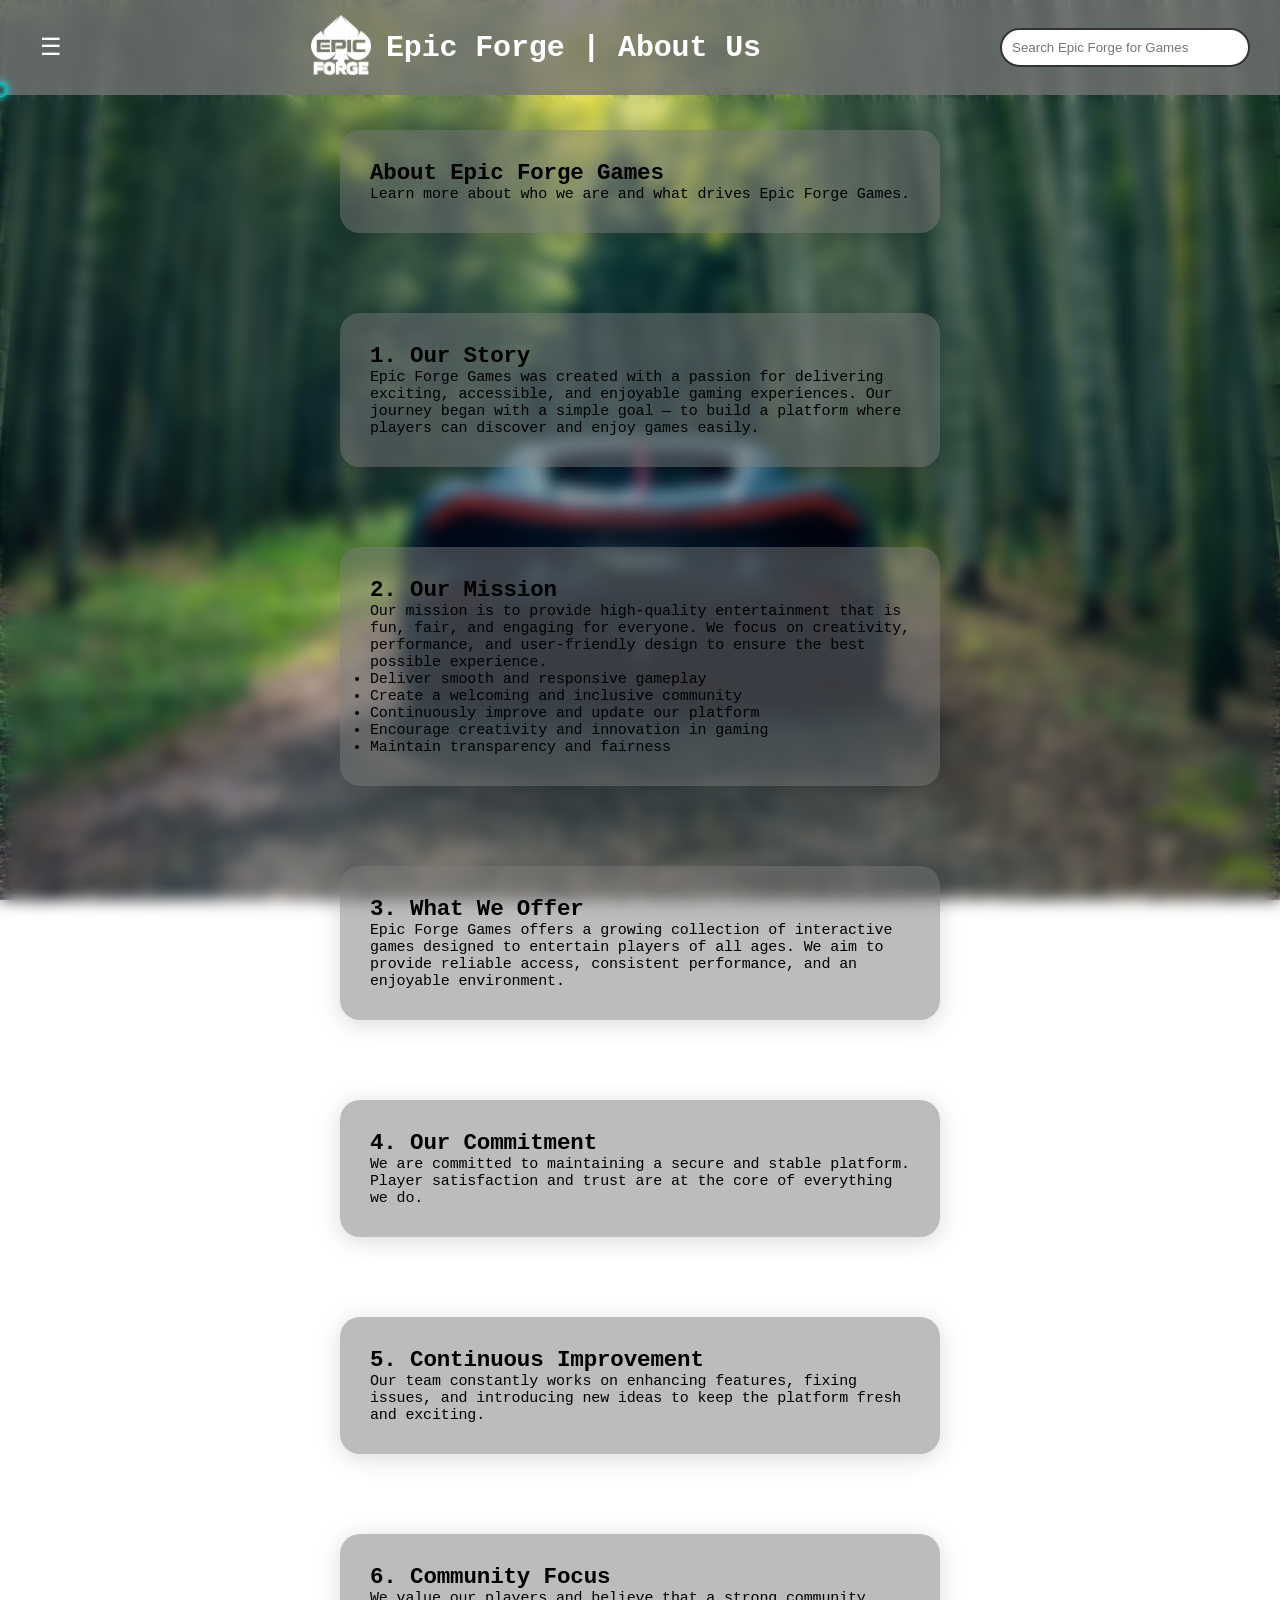
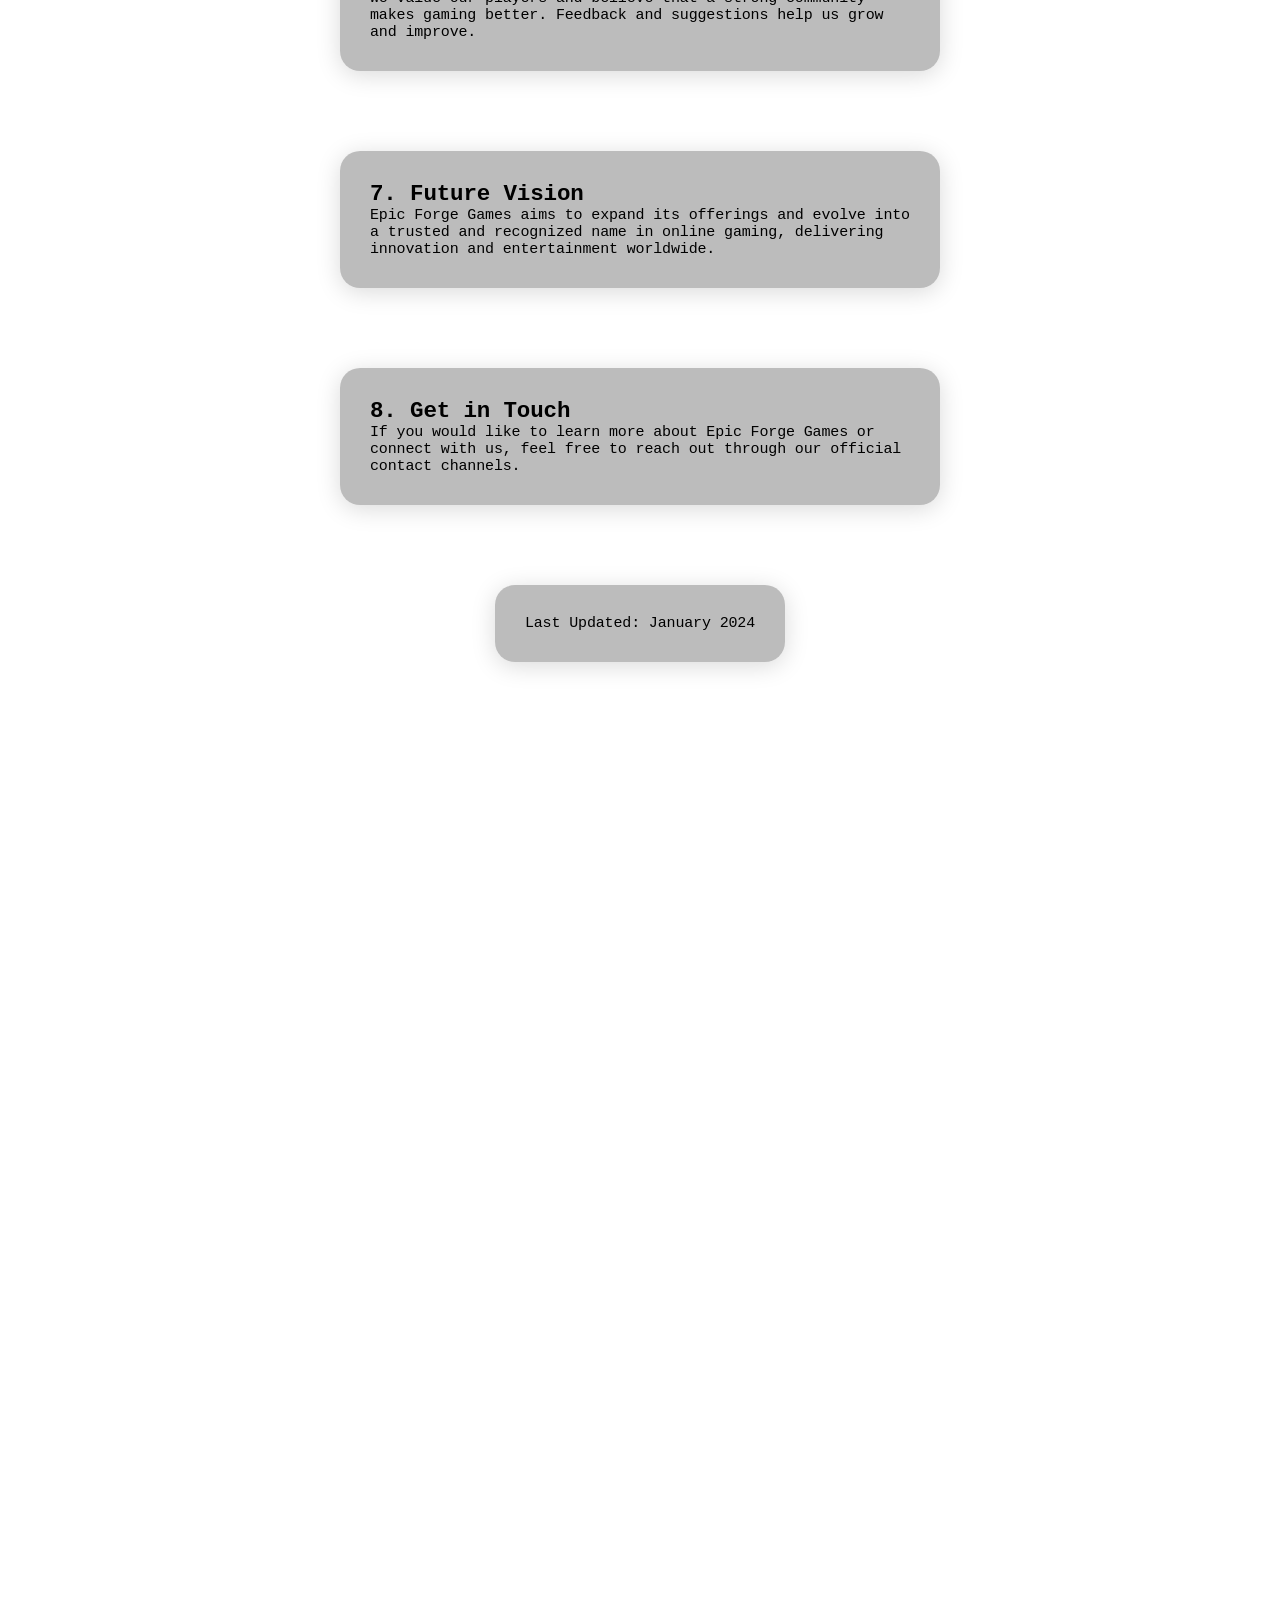
<file: epicforge/pages/about_us.html>
<!DOCTYPE html>
<html lang="en">

<head>
    <meta charset="UTF-8">
    <meta name="viewport" content="width=device-width, initial-scale=1.0">
    <title>Epic Forge | About Us</title>
    <link rel="stylesheet" href="../css/epicforge.css">
    <link rel="stylesheet" href="https://cdnjs.cloudflare.com/ajax/libs/font-awesome/6.4.0/css/all.min.css">
    <link rel="icon" type="image/x-icon" href="../images/epicforge.ico">
</head>

<body>
    <div class="pointer-dot"></div>

    <!-- TOPLINE -->
    <div class="topline">
        <div class="menu-container">
            <div class="menu-icon"></div>
            <div class="menu">
                <h3>About Epic Forge</h3>
                <ul>
                    <li><a href="#">About Us</a></li>
                    <li><a href="#">Careers</a></li>
                    <li><a href="#">Blog</a></li>
                </ul>
            </div>
        </div>

        <div class="topline-title">
            <a href="index.html" target="_self" rel="noopener"><img src="../images/epicforge.png" alt="Epic Forge Logo" class="topline-logo"></a>
            <h1>Epic Forge | About Us</h1>
        </div>

        <input type="text" id="searchbar" placeholder="Search Epic Forge for Games">

    </div>

<!-- INFO CARDS -->
<div class="info-card">
    <h2>About Epic Forge Games</h2>
    <p>Learn more about who we are and what drives Epic Forge Games.</p>
</div>

<div class="info-card">
    <h2>1. Our Story</h2>
    <p>Epic Forge Games was created with a passion for delivering exciting, accessible, and enjoyable gaming experiences. 
       Our journey began with a simple goal — to build a platform where players can discover and enjoy games easily.</p>
</div>

<div class="info-card">
    <h2>2. Our Mission</h2>
    <p>Our mission is to provide high-quality entertainment that is fun, fair, and engaging for everyone. 
       We focus on creativity, performance, and user-friendly design to ensure the best possible experience.</p>
    <ul>
        <li>Deliver smooth and responsive gameplay</li>
        <li>Create a welcoming and inclusive community</li>
        <li>Continuously improve and update our platform</li>
        <li>Encourage creativity and innovation in gaming</li>
        <li>Maintain transparency and fairness</li>
    </ul>
</div>

<div class="info-card">
    <h2>3. What We Offer</h2>
    <p>Epic Forge Games offers a growing collection of interactive games designed to entertain players of all ages. 
       We aim to provide reliable access, consistent performance, and an enjoyable environment.</p>
</div>

<div class="info-card">
    <h2>4. Our Commitment</h2>
    <p>We are committed to maintaining a secure and stable platform. 
       Player satisfaction and trust are at the core of everything we do.</p>
</div>

<div class="info-card">
    <h2>5. Continuous Improvement</h2>
    <p>Our team constantly works on enhancing features, fixing issues, and introducing new ideas to keep the 
       platform fresh and exciting.</p>
</div>

<div class="info-card">
    <h2>6. Community Focus</h2>
    <p>We value our players and believe that a strong community makes gaming better. 
       Feedback and suggestions help us grow and improve.</p>
</div>

<div class="info-card">
    <h2>7. Future Vision</h2>
    <p>Epic Forge Games aims to expand its offerings and evolve into a trusted and recognized name in online gaming, 
       delivering innovation and entertainment worldwide.</p>
</div>

<div class="info-card">
    <h2>8. Get in Touch</h2>
    <p>If you would like to learn more about Epic Forge Games or connect with us, feel free to reach out through our 
       official contact channels.</p>
</div>

    <div class="info-card">
        <p>Last Updated: January 2024</p>
    </div>

        <!-- SCROLL TOP BUTTON -->
    <button id="scrollTopBtn">&#8679;</button>

    <!-- FOOTER -->
    <section id="footer">
        <div class="footer-container">

            <div class="footer-column">
                <h2>Epic Forge</h2>
                <p><i>Play games for free. Discover legendary titles. Built for gamers.</i></p>
            </div>

            <div class="footer-column footer-divider">
                <h4>About Epic Forge</h4>
                <ul>
                    <li><a href="about_us.html">About Us</a></li>
                    <li><a href="careers.html">Careers</a></li>
                    <li><a href="blog.html">Blog</a></li>
                </ul>
            </div>

            <div class="footer-column footer-divider">
                <h4>Support</h4>
                <ul>
                    <li><a href="support.html#help-center.html">Help Center</a></li>
                    <li><a href="support.html#contact-us.html">Contact Us</a></li>
                    <li><a href="support.html#status.html">Status</a></li>
                </ul>
            </div>

            <div class="footer-column footer-divider">
                <h4>Legal</h4>
                <ul>
                    <li><a href="terms_of_use.html">Terms of Use</a></li>
                    <li><a href="Privacy Policy.html">Privacy Policy</a></li>
                    <li><a href="Cookie Policy.html">Cookie Policy</a></li>
                </ul>
            </div>

            <div class="footer-column" >
                <h3>Contact Us</h3>
                <div class="social-icons">
                    <a href="https://www.youtube.com" target="_blank" rel="noopener noreferrer"><i class="fab fa-youtube"></i></a>
                    <a href="https://www.instagram.com" target="_blank" rel="noopener noreferrer"><i class="fab fa-instagram"></i></a>
                    <a href="https://www.facebook.com" target="_blank" rel="noopener noreferrer"><i class="fab fa-facebook"></i></a>
                    <a href="https://x.com" target="_blank" rel="noopener noreferrer">
                        <svg width="24" height="24" viewBox="0 0 24 24" fill="white">
                            <path
                                d="M21.742 21.75l-7.563-11.179 7.056-8.321h-2.456l-5.691 6.714-4.54-6.714H2.359l7.29 10.776L2.25 21.75h2.456l6.035-7.118 4.818 7.118h6.191-.008zM7.739 3.818L18.81 20.182h-2.447L5.29 3.818h2.447z" />
                        </svg>
                    </a>
                    <a href="https://www.tiktok.com" target="_blank" rel="noopener noreferrer"><i class="fab fa-tiktok"></i></a>
                </div>
            </div>

        </div>

        <div class="footer-bottom">
            © 2026 Epic Forge. All rights reserved.
        </div>
    </section>

    <script src="../js/epicforge.js"></script>
</body>

</html>
</file>
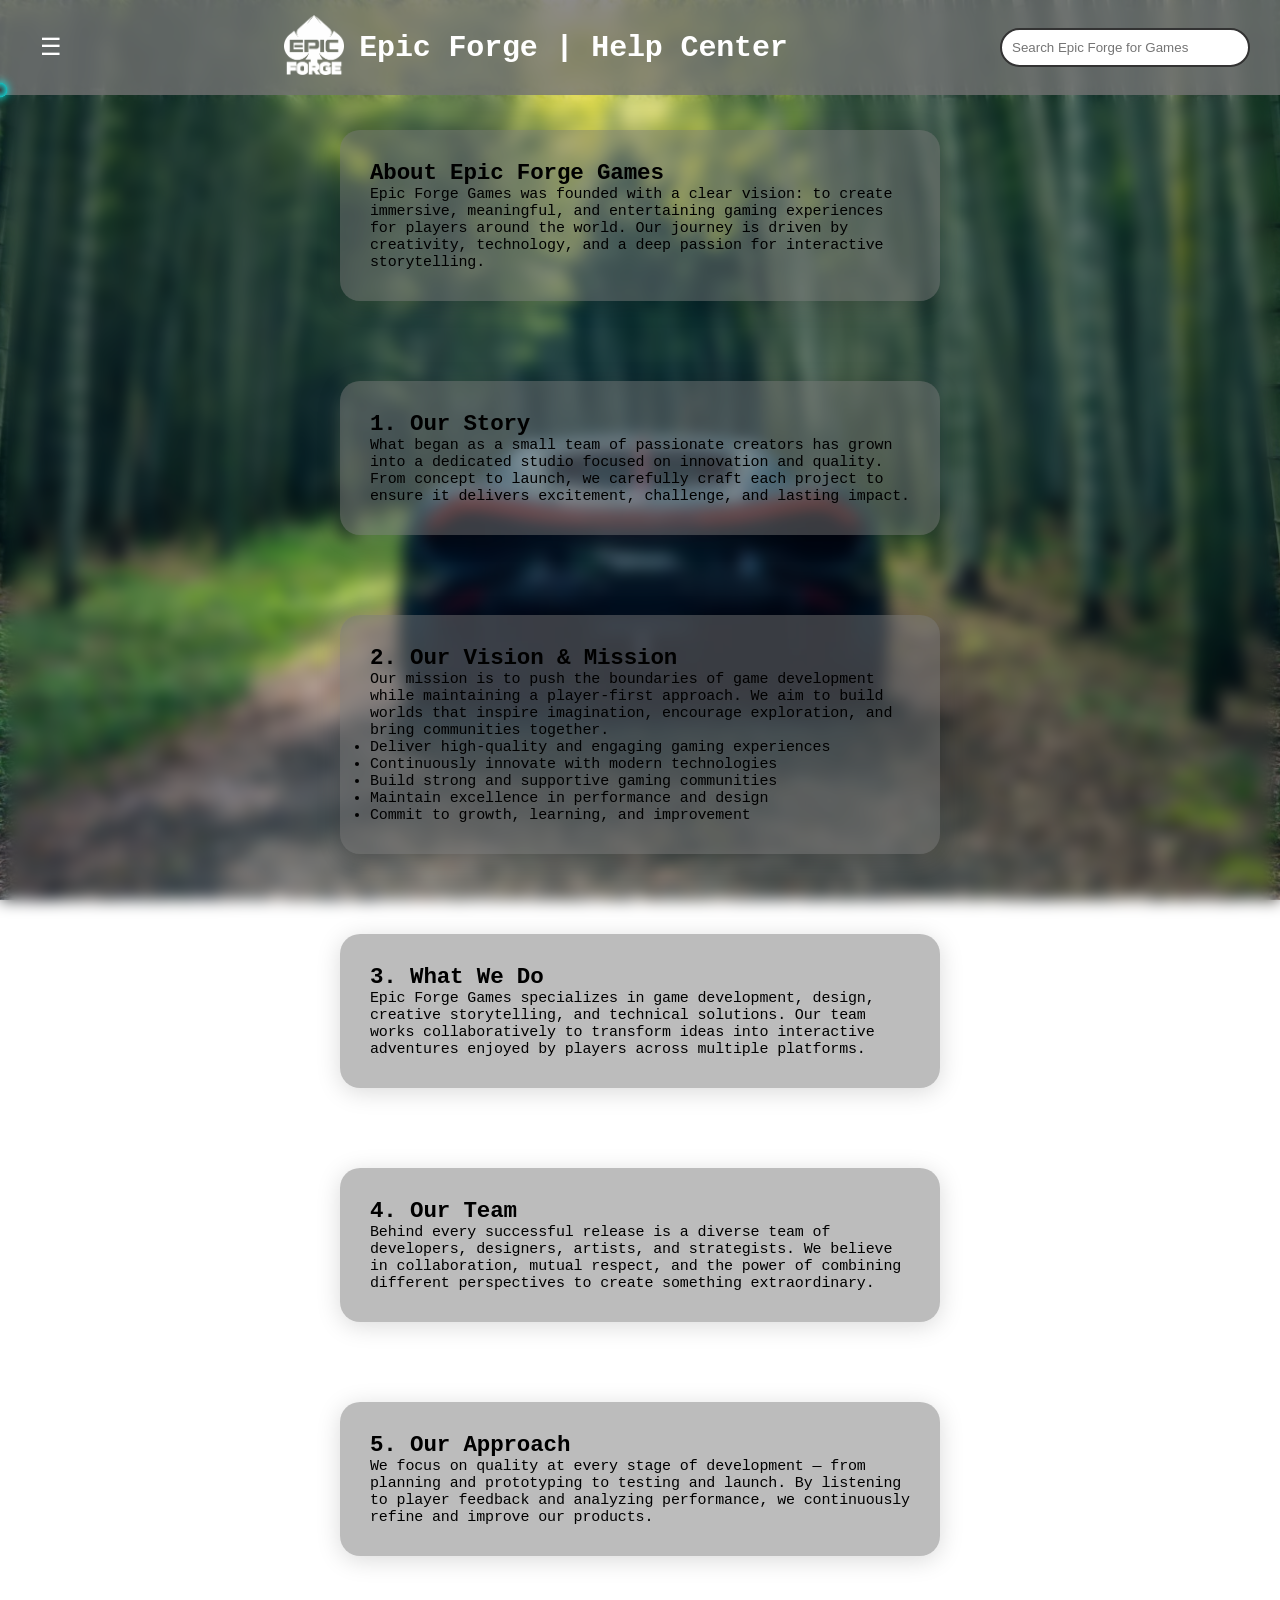
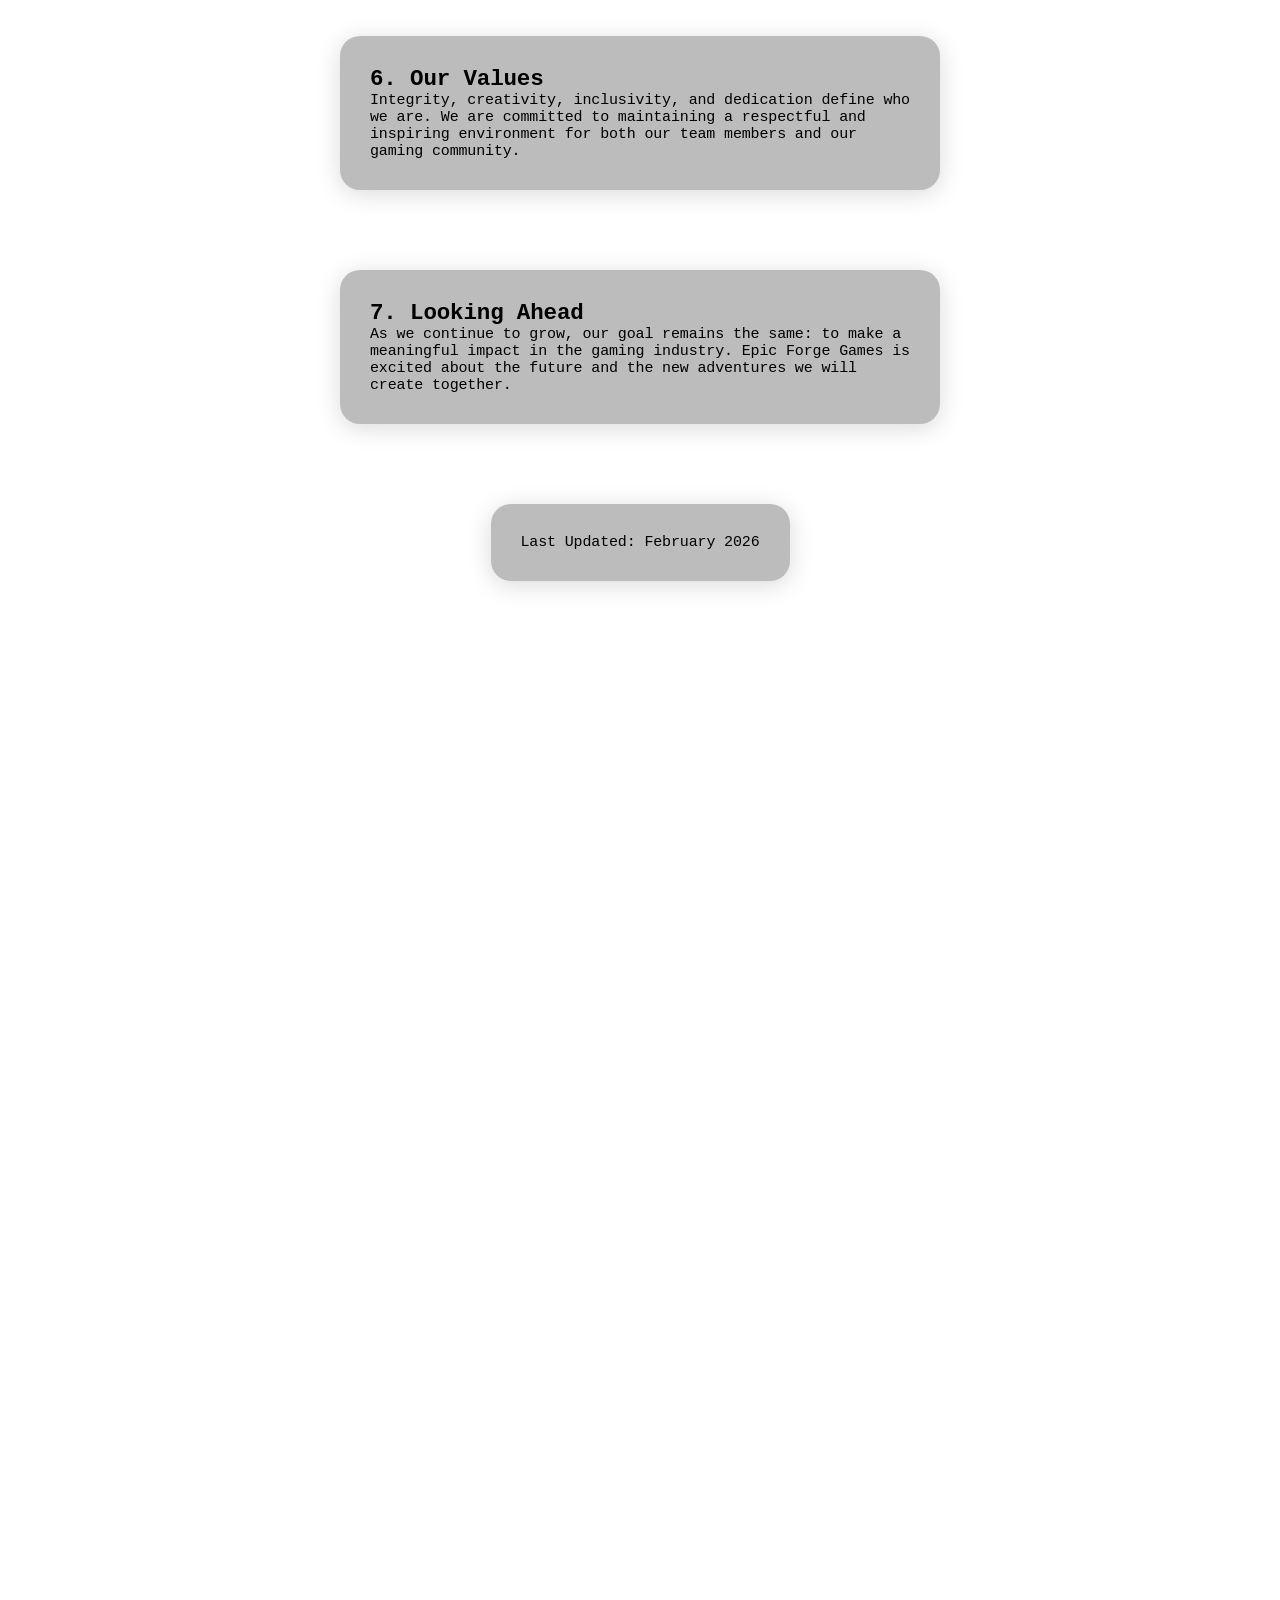
<file: epicforge/pages/blog.html>
<!DOCTYPE html>
<html lang="en">

<head>
    <meta charset="UTF-8">
    <meta name="viewport" content="width=device-width, initial-scale=1.0">
    <title>Epic Forge | Help Center</title>
    <link rel="stylesheet" href="../css/epicforge.css">
    <link rel="stylesheet" href="https://cdnjs.cloudflare.com/ajax/libs/font-awesome/6.4.0/css/all.min.css">
    <link rel="icon" type="image/x-icon" href="../images/epicforge.ico">
</head>

<body>
    <div class="pointer-dot"></div>

    <!-- TOPLINE -->
    <div class="topline">
        <div class="menu-container">
            <div class="menu-icon"></div>
            <div class="menu">
                <h3>Support</h3>
                <ul>
                    <!-- FIX: Anchor links now jump to each section on this page -->
                    <li><a href="#help-center">Help Center</a></li>
                    <li><a href="#contact-us">Contact Us</a></li>
                    <li><a href="#status">Status</a></li>
                </ul>
            </div>
        </div>

        <div class="topline-title">
            <a href="index.html" target="_self" rel="noopener"><img src="../images/epicforge.png" alt="Epic Forge Logo" class="topline-logo"></a>
            <!-- FIX: Corrected title from "Terms of Use" to "Help Center" -->
            <h1>Epic Forge | Help Center</h1>
        </div>

        <input type="text" id="searchbar" placeholder="Search Epic Forge for Games">
    </div>

<!-- INFO CARDS -->
<div class="info-card">
    <h2>About Epic Forge Games</h2>
    <p>
        Epic Forge Games was founded with a clear vision: to create immersive, meaningful, and entertaining gaming experiences for players around the world. 
        Our journey is driven by creativity, technology, and a deep passion for interactive storytelling.
    </p>
</div>

<div class="info-card">
    <h2>1. Our Story</h2>
    <p>
        What began as a small team of passionate creators has grown into a dedicated studio focused on innovation and quality. 
        From concept to launch, we carefully craft each project to ensure it delivers excitement, challenge, and lasting impact.
    </p>
</div>

<div class="info-card">
    <h2>2. Our Vision & Mission</h2>
    <p>
        Our mission is to push the boundaries of game development while maintaining a player-first approach. 
        We aim to build worlds that inspire imagination, encourage exploration, and bring communities together.
    </p>
    <ul>
        <li>Deliver high-quality and engaging gaming experiences</li>
        <li>Continuously innovate with modern technologies</li>
        <li>Build strong and supportive gaming communities</li>
        <li>Maintain excellence in performance and design</li>
        <li>Commit to growth, learning, and improvement</li>
    </ul>
</div>

<div class="info-card">
    <h2>3. What We Do</h2>
    <p>
        Epic Forge Games specializes in game development, design, creative storytelling, and technical solutions. 
        Our team works collaboratively to transform ideas into interactive adventures enjoyed by players across multiple platforms.
    </p>
</div>

<div class="info-card">
    <h2>4. Our Team</h2>
    <p>
        Behind every successful release is a diverse team of developers, designers, artists, and strategists. 
        We believe in collaboration, mutual respect, and the power of combining different perspectives to create something extraordinary.
    </p>
</div>

<div class="info-card">
    <h2>5. Our Approach</h2>
    <p>
        We focus on quality at every stage of development — from planning and prototyping to testing and launch. 
        By listening to player feedback and analyzing performance, we continuously refine and improve our products.
    </p>
</div>

<div class="info-card">
    <h2>6. Our Values</h2>
    <p>
        Integrity, creativity, inclusivity, and dedication define who we are. We are committed to maintaining a respectful 
        and inspiring environment for both our team members and our gaming community.
    </p>
</div>

<div class="info-card">
    <h2>7. Looking Ahead</h2>
    <p>
        As we continue to grow, our goal remains the same: to make a meaningful impact in the gaming industry. 
        Epic Forge Games is excited about the future and the new adventures we will create together.
    </p>
</div>

        <div class="info-card">
            <p>Last Updated: February 2026</p>
        </div>

    </section>

    <!-- SCROLL TOP BUTTON -->
    <button id="scrollTopBtn">&#8679;</button>

    <!-- FOOTER -->
    <section id="footer">
        <div class="footer-container">

            <div class="footer-column">
                <h2>Epic Forge</h2>
                <p>Play games for free. Discover legendary titles. Built for gamers.</p>
            </div>

            <div class="footer-column footer-divider">
                <h4>About Epic Forge</h4>
                <ul>
                    <li><a href="about_us.html">About Us</a></li>
                    <li><a href="careers.html">Careers</a></li>
                    <li><a href="blog.html">Blog</a></li>
                </ul>
            </div>

            <div class="footer-column footer-divider">
                <h4>Support</h4>
                <ul>
                    <li><a href="support.html#help-center">Help Center</a></li>
                    <li><a href="support.html#contact-us">Contact Us</a></li>
                    <li><a href="support.html#status">Status</a></li>
                </ul>
            </div>

            <div class="footer-column footer-divider">
                <h4>Legal</h4>
                <ul>
                    <li><a href="terms_of_use.html">Terms of Use</a></li>
                    <li><a href="privacy_policy.html">Privacy Policy</a></li>
                    <li><a href="cookie_policy.html">Cookie Policy</a></li>
                </ul>
            </div>

            <div class="footer-column">
                <h3>Contact Us</h3>
                <div class="social-icons">
                    <a href="https://www.youtube.com" target="_blank" rel="noopener noreferrer"><i class="fab fa-youtube"></i></a>
                    <a href="https://www.instagram.com" target="_blank" rel="noopener noreferrer"><i class="fab fa-instagram"></i></a>
                    <a href="https://www.facebook.com" target="_blank" rel="noopener noreferrer"><i class="fab fa-facebook"></i></a>
                    <a href="https://x.com" target="_blank" rel="noopener noreferrer">
                        <svg width="24" height="24" viewBox="0 0 24 24" fill="white">
                            <path d="M21.742 21.75l-7.563-11.179 7.056-8.321h-2.456l-5.691 6.714-4.54-6.714H2.359l7.29 10.776L2.25 21.75h2.456l6.035-7.118 4.818 7.118h6.191-.008zM7.739 3.818L18.81 20.182h-2.447L5.29 3.818h2.447z" />
                        </svg>
                    </a>
                    <a href="https://www.tiktok.com" target="_blank" rel="noopener noreferrer"><i class="fab fa-tiktok"></i></a>
                </div>
            </div>

        </div>

        <div class="footer-bottom">
            © 2026 Epic Forge. All rights reserved.
        </div>
    </section>

    <script src="../js/epicforge.js"></script>
</body>

</html>
</file>
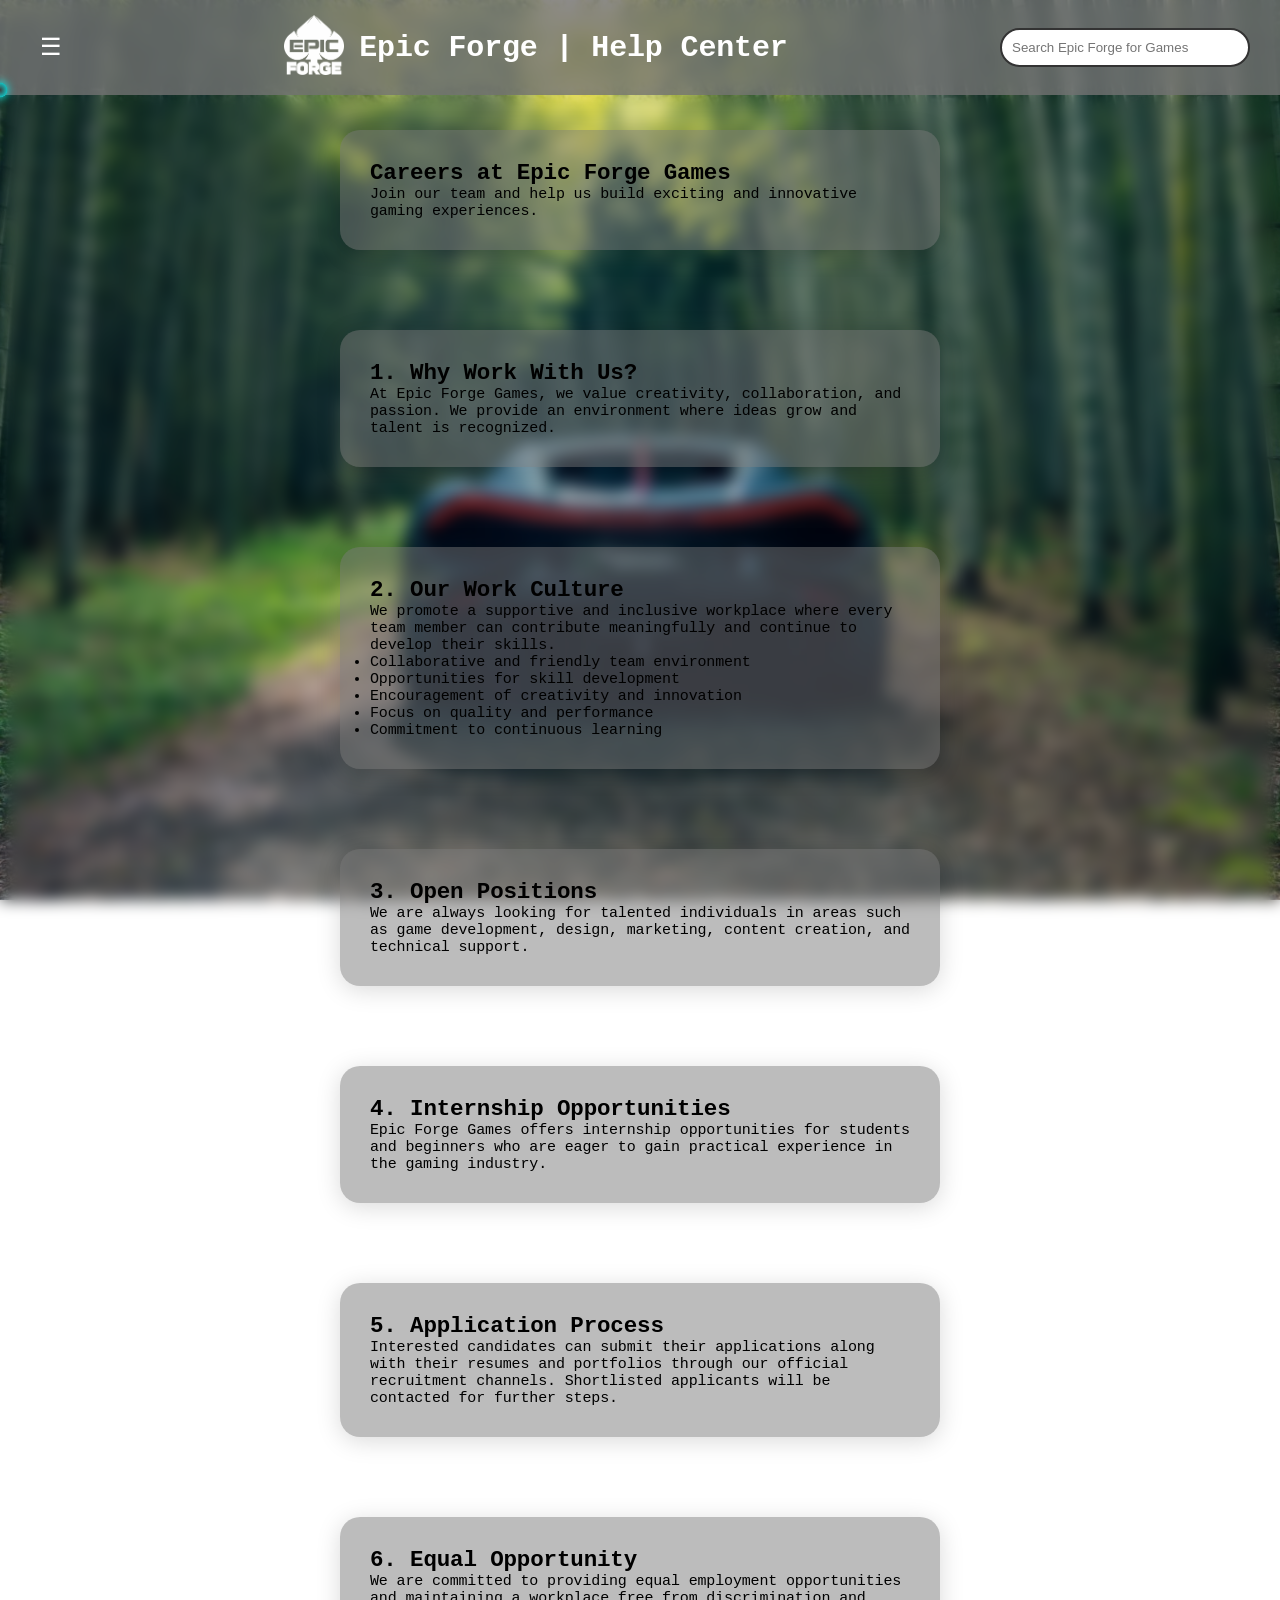
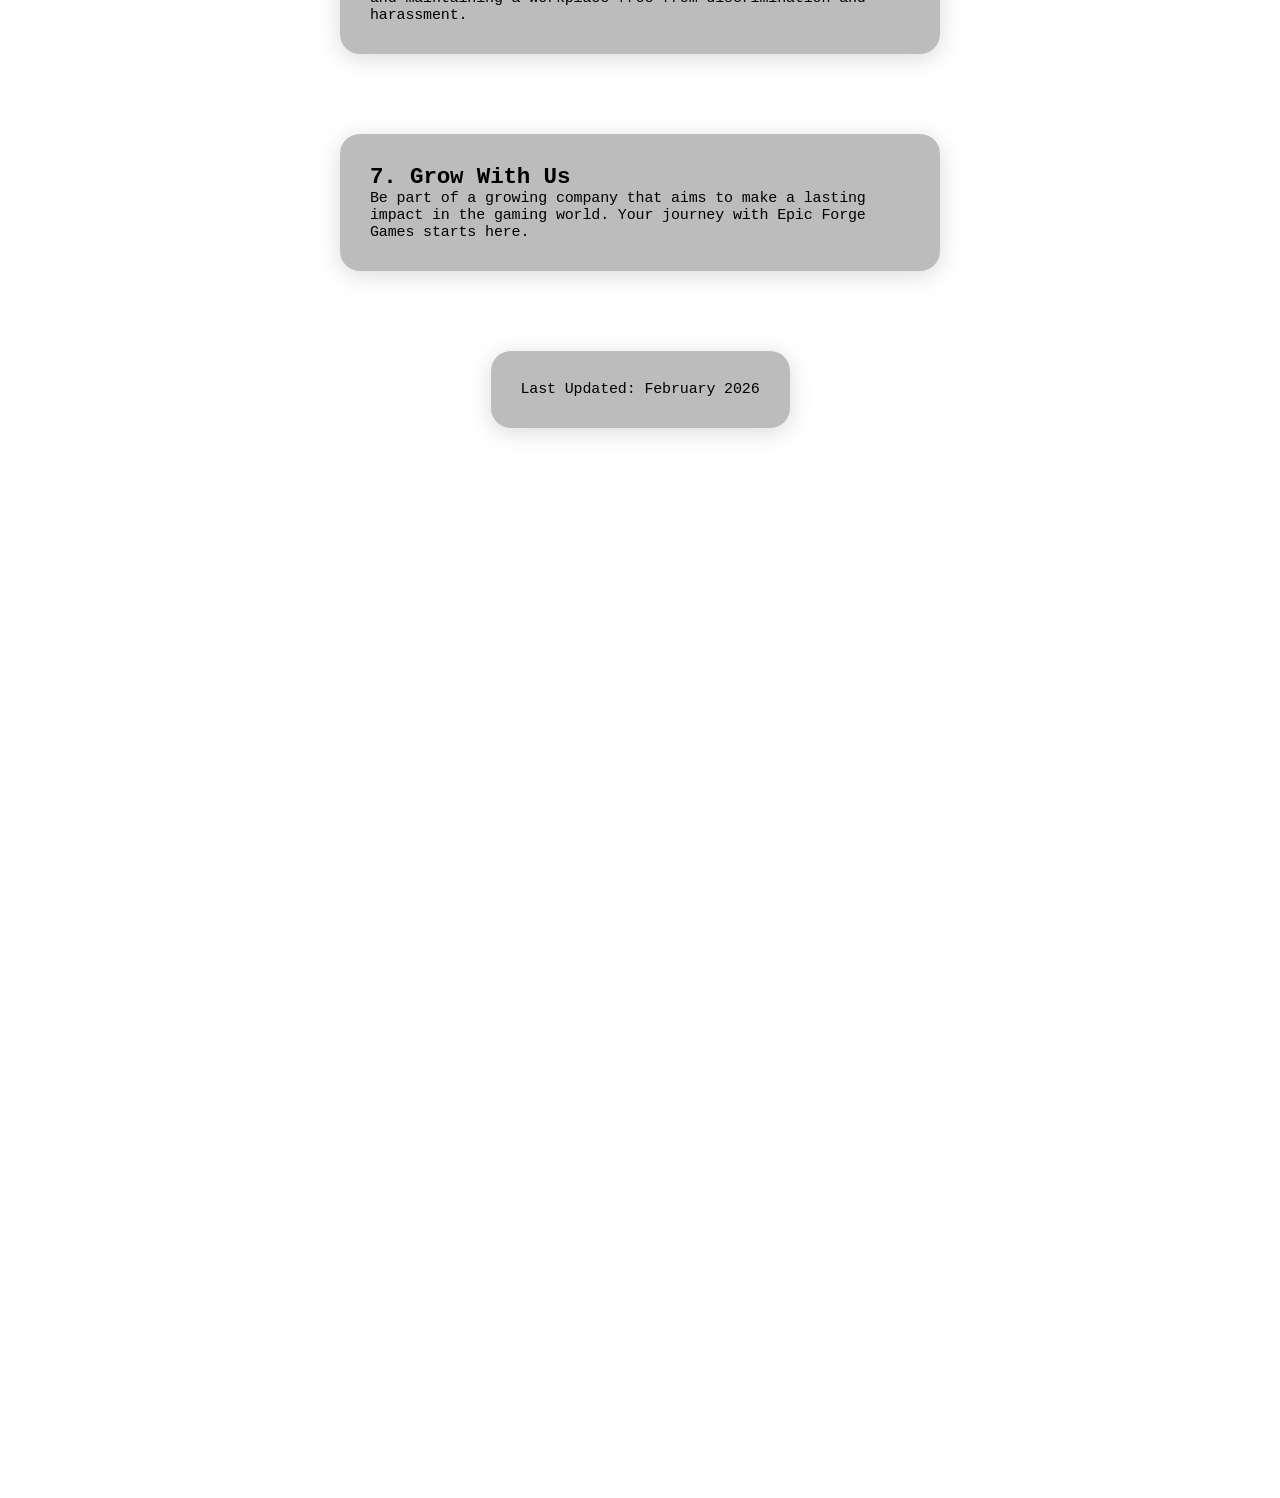
<file: epicforge/pages/careers.html>
<!DOCTYPE html>
<html lang="en">

<head>
    <meta charset="UTF-8">
    <meta name="viewport" content="width=device-width, initial-scale=1.0">
    <title>Epic Forge | Help Center</title>
    <link rel="stylesheet" href="../css/epicforge.css">
    <link rel="stylesheet" href="https://cdnjs.cloudflare.com/ajax/libs/font-awesome/6.4.0/css/all.min.css">
    <link rel="icon" type="image/x-icon" href="../images/epicforge.ico">
</head>

<body>
    <div class="pointer-dot"></div>

    <!-- TOPLINE -->
    <div class="topline">
        <div class="menu-container">
            <div class="menu-icon"></div>
            <div class="menu">
                <h3>Support</h3>
                <ul>
                    <!-- FIX: Anchor links now jump to each section on this page -->
                    <li><a href="#help-center">Help Center</a></li>
                    <li><a href="#contact-us">Contact Us</a></li>
                    <li><a href="#status">Status</a></li>
                </ul>
            </div>
        </div>

        <div class="topline-title">
            <a href="index.html" target="_self" rel="noopener"><img src="../images/epicforge.png" alt="Epic Forge Logo" class="topline-logo"></a>
            <!-- FIX: Corrected title from "Terms of Use" to "Help Center" -->
            <h1>Epic Forge | Help Center</h1>
        </div>

        <input type="text" id="searchbar" placeholder="Search Epic Forge for Games">
    </div>

<!-- INFO CARDS -->
<div class="info-card">
    <h2>Careers at Epic Forge Games</h2>
    <p>Join our team and help us build exciting and innovative gaming experiences.</p>
</div>

<div class="info-card">
    <h2>1. Why Work With Us?</h2>
    <p>At Epic Forge Games, we value creativity, collaboration, and passion. We provide an environment where ideas grow 
       and talent is recognized.</p>
</div>

<div class="info-card">
    <h2>2. Our Work Culture</h2>
    <p>We promote a supportive and inclusive workplace where every team member can contribute meaningfully and 
       continue to develop their skills.</p>
    <ul>
        <li>Collaborative and friendly team environment</li>
        <li>Opportunities for skill development</li>
        <li>Encouragement of creativity and innovation</li>
        <li>Focus on quality and performance</li>
        <li>Commitment to continuous learning</li>
    </ul>
</div>

<div class="info-card">
    <h2>3. Open Positions</h2>
    <p>We are always looking for talented individuals in areas such as game development, design, marketing, 
       content creation, and technical support.</p>
</div>

<div class="info-card">
    <h2>4. Internship Opportunities</h2>
    <p>Epic Forge Games offers internship opportunities for students and beginners who are eager to gain practical 
       experience in the gaming industry.</p>
</div>

<div class="info-card">
    <h2>5. Application Process</h2>
    <p>Interested candidates can submit their applications along with their resumes and portfolios through our 
       official recruitment channels. Shortlisted applicants will be contacted for further steps.</p>
</div>

<div class="info-card">
    <h2>6. Equal Opportunity</h2>
    <p>We are committed to providing equal employment opportunities and maintaining a workplace free from 
       discrimination and harassment.</p>
</div>

<div class="info-card">
    <h2>7. Grow With Us</h2>
    <p>Be part of a growing company that aims to make a lasting impact in the gaming world. 
       Your journey with Epic Forge Games starts here.</p>
</div>

        <div class="info-card">
            <p>Last Updated: February 2026</p>
        </div>

    </section>

    <!-- SCROLL TOP BUTTON -->
    <button id="scrollTopBtn">&#8679;</button>

    <!-- FOOTER -->
    <section id="footer">
        <div class="footer-container">

            <div class="footer-column">
                <h2>Epic Forge</h2>
                <p>Play games for free. Discover legendary titles. Built for gamers.</p>
            </div>

            <div class="footer-column footer-divider">
                <h4>About Epic Forge</h4>
                <ul>
                    <li><a href="about_uss.html">About Us</a></li>
                    <li><a href="careers.html">Careers</a></li>
                    <li><a href="blog.html">Blog</a></li>
                </ul>
            </div>

            <div class="footer-column footer-divider">
                <h4>Support</h4>
                <ul>
                    <li><a href="support.html#help-center">Help Center</a></li>
                    <li><a href="support.html#contact-us">Contact Us</a></li>
                    <li><a href="support.html#status">Status</a></li>
                </ul>
            </div>

            <div class="footer-column footer-divider">
                <h4>Legal</h4>
                <ul>
                    <li><a href="terms_of_use.html">Terms of Use</a></li>
                    <li><a href="Privacy Policy.html">Privacy Policy</a></li>
                    <li><a href="Cookie Policy.html">Cookie Policy</a></li>
                </ul>
            </div>

            <div class="footer-column">
                <h3>Contact Us</h3>
                <div class="social-icons">
                    <a href="https://www.youtube.com" target="_blank" rel="noopener noreferrer"><i class="fab fa-youtube"></i></a>
                    <a href="https://www.instagram.com" target="_blank" rel="noopener noreferrer"><i class="fab fa-instagram"></i></a>
                    <a href="https://www.facebook.com" target="_blank" rel="noopener noreferrer"><i class="fab fa-facebook"></i></a>
                    <a href="https://x.com" target="_blank" rel="noopener noreferrer">
                        <svg width="24" height="24" viewBox="0 0 24 24" fill="white">
                            <path d="M21.742 21.75l-7.563-11.179 7.056-8.321h-2.456l-5.691 6.714-4.54-6.714H2.359l7.29 10.776L2.25 21.75h2.456l6.035-7.118 4.818 7.118h6.191-.008zM7.739 3.818L18.81 20.182h-2.447L5.29 3.818h2.447z" />
                        </svg>
                    </a>
                    <a href="https://www.tiktok.com" target="_blank" rel="noopener noreferrer"><i class="fab fa-tiktok"></i></a>
                </div>
            </div>

        </div>

        <div class="footer-bottom">
            © 2026 Epic Forge. All rights reserved.
        </div>
    </section>

    <script src="../js/epicforge.js"></script>
</body>

</html>
</file>
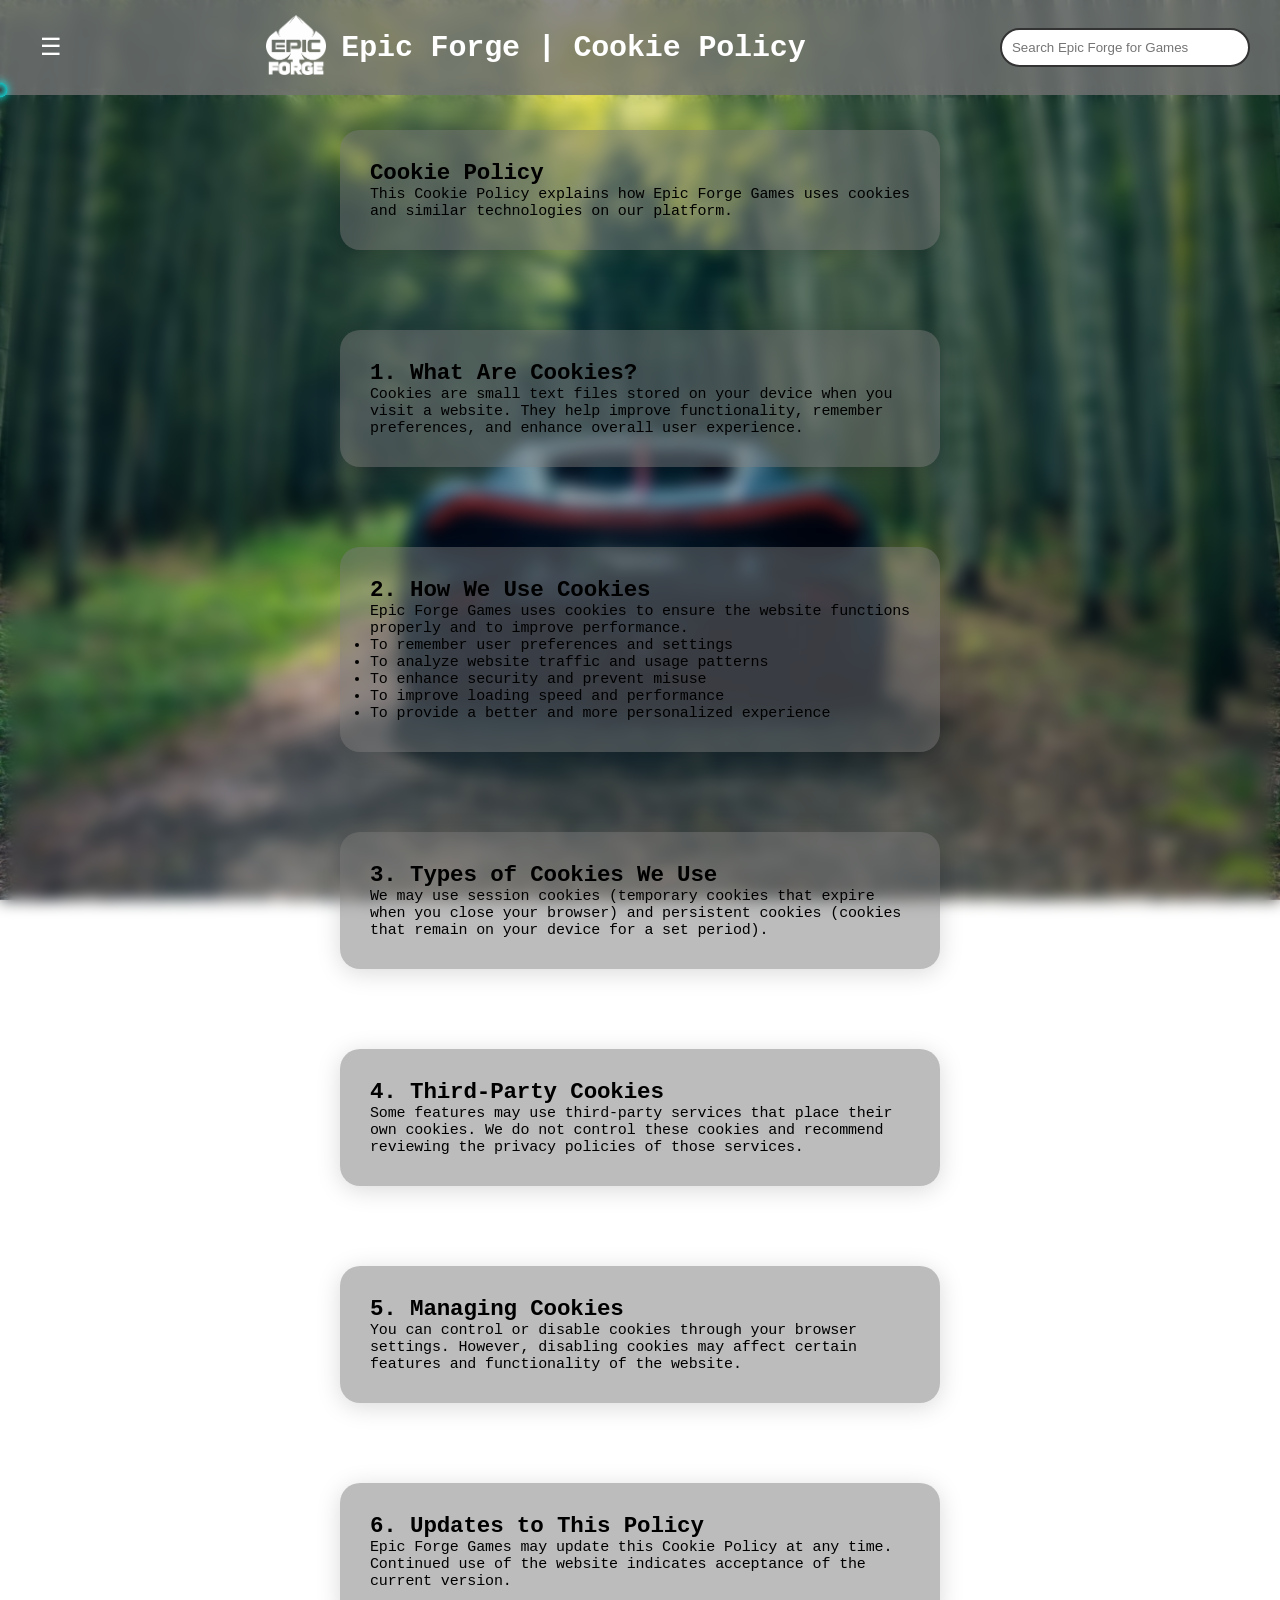
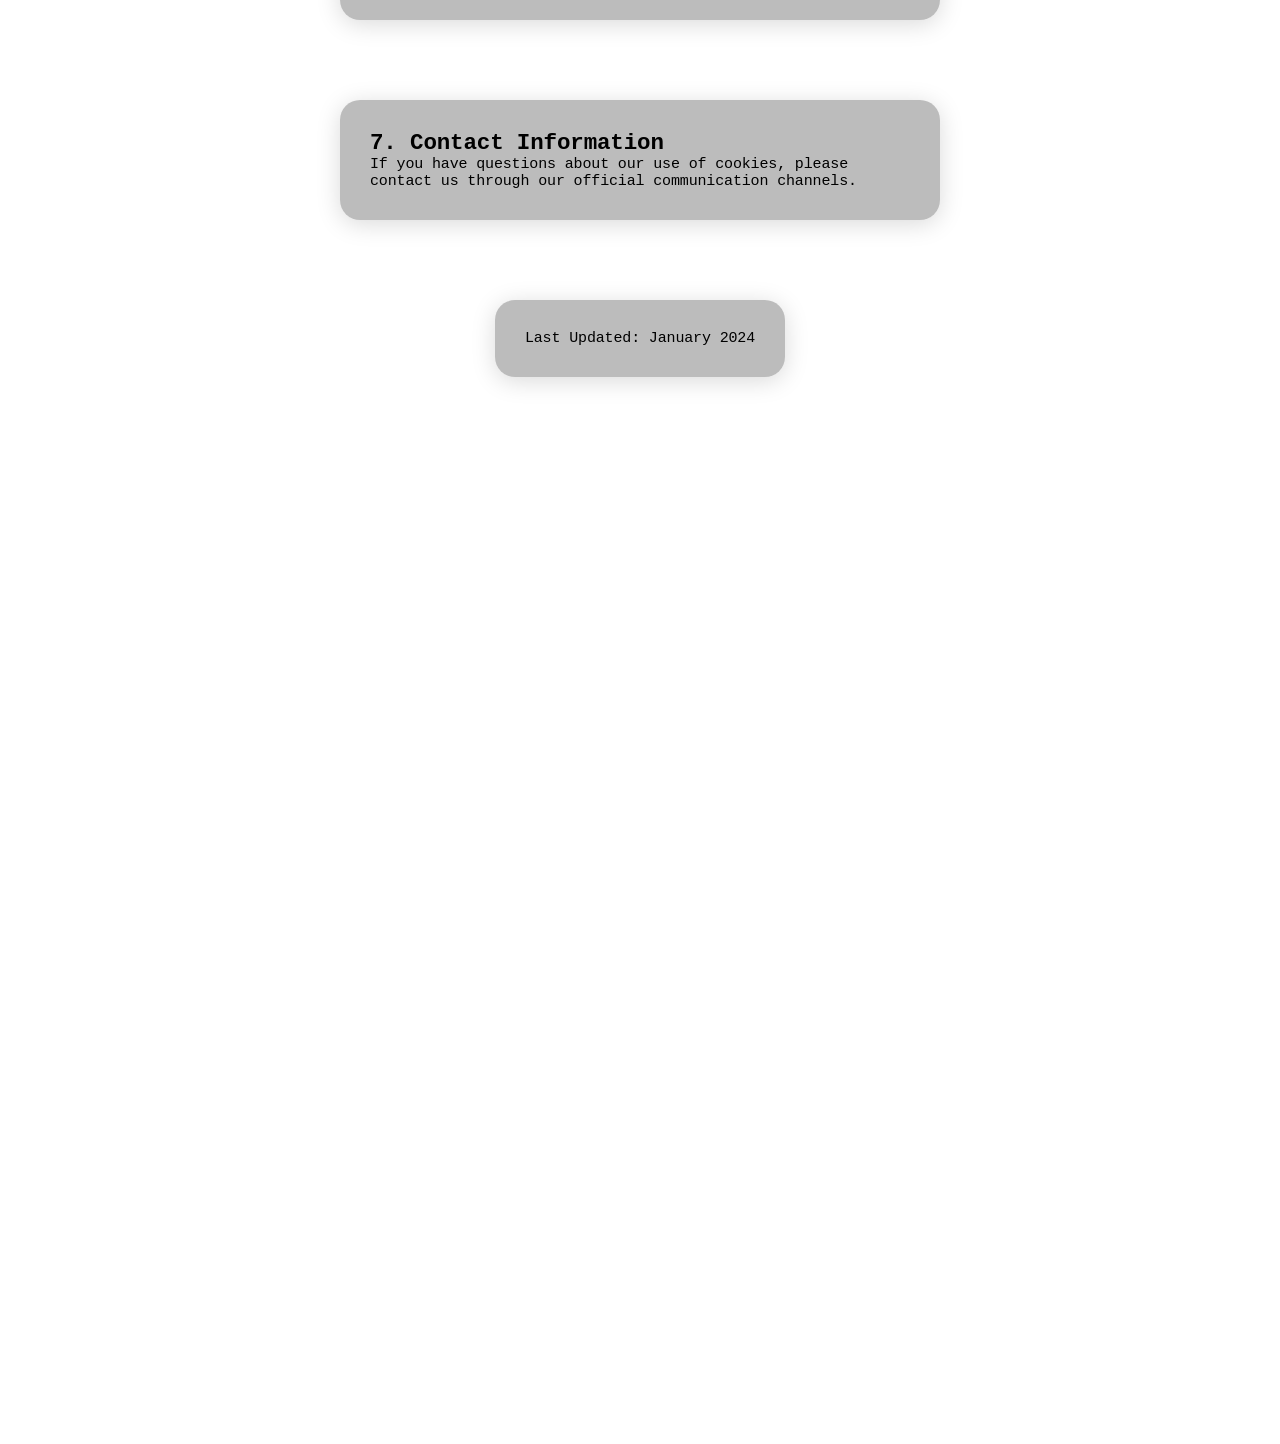
<file: epicforge/pages/cookie_policy.html>
<!DOCTYPE html>
<html lang="en">

<head>
    <meta charset="UTF-8">
    <meta name="viewport" content="width=device-width, initial-scale=1.0">
    <title>Epic Forge | Terms of Use</title>
    <link rel="stylesheet" href="../css/epicforge.css">
    <link rel="stylesheet" href="https://cdnjs.cloudflare.com/ajax/libs/font-awesome/6.4.0/css/all.min.css">
    <link rel="icon" type="image/x-icon" href="../images/epicforge.ico">
</head>

<body>
    <div class="pointer-dot"></div>

    <!-- TOPLINE -->
    <div class="topline">
        <div class="menu-container">
            <div class="menu-icon"></div>
            <div class="menu">
                <h3>Legal Notes</h3>
                <ul>
                    <li><a href="#">Terms of Use</a></li>
                    <li><a href="#">Privacy Policy</a></li>
                    <li><a href="#">Cookie Policy</a></li>
                </ul>
            </div>
        </div>

        <div class="topline-title">
            <a href="index.html" target="_self" rel="noopener"><img src="../images/epicforge.png" alt="Epic Forge Logo" class="topline-logo"></a>
            <h1>Epic Forge | Cookie Policy</h1>
        </div>

        <input type="text" id="searchbar" placeholder="Search Epic Forge for Games">
    </div>

<!-- INFO CARDS -->
<div class="info-card">
    <h2>Cookie Policy</h2>
    <p>This Cookie Policy explains how Epic Forge Games uses cookies and similar technologies on our platform.</p>
</div>

<div class="info-card">
    <h2>1. What Are Cookies?</h2>
    <p>Cookies are small text files stored on your device when you visit a website. They help improve functionality, 
       remember preferences, and enhance overall user experience.</p>
</div>

<div class="info-card">
    <h2>2. How We Use Cookies</h2>
    <p>Epic Forge Games uses cookies to ensure the website functions properly and to improve performance.</p>
    <ul>
        <li>To remember user preferences and settings</li>
        <li>To analyze website traffic and usage patterns</li>
        <li>To enhance security and prevent misuse</li>
        <li>To improve loading speed and performance</li>
        <li>To provide a better and more personalized experience</li>
    </ul>
</div>

<div class="info-card">
    <h2>3. Types of Cookies We Use</h2>
    <p>We may use session cookies (temporary cookies that expire when you close your browser) and persistent cookies 
       (cookies that remain on your device for a set period).</p>
</div>

<div class="info-card">
    <h2>4. Third-Party Cookies</h2>
    <p>Some features may use third-party services that place their own cookies. We do not control these cookies 
       and recommend reviewing the privacy policies of those services.</p>
</div>

<div class="info-card">
    <h2>5. Managing Cookies</h2>
    <p>You can control or disable cookies through your browser settings. However, disabling cookies may affect 
       certain features and functionality of the website.</p>
</div>

<div class="info-card">
    <h2>6. Updates to This Policy</h2>
    <p>Epic Forge Games may update this Cookie Policy at any time. Continued use of the website indicates acceptance 
       of the current version.</p>
</div>

<div class="info-card">
    <h2>7. Contact Information</h2>
    <p>If you have questions about our use of cookies, please contact us through our official communication channels.</p>
</div>

    <div class="info-card">
        <p>Last Updated: January 2024</p>
    </div>

        <!-- SCROLL TOP BUTTON -->
    <button id="scrollTopBtn">&#8679;</button>

    <!-- FOOTER -->
    <section id="footer">
        <div class="footer-container">

            <div class="footer-column">
                <h2>Epic Forge</h2>
                <p>Play games for free. Discover legendary titles. Built for gamers.</p>
            </div>

            <div class="footer-column footer-divider">
                <h4>About Epic Forge</h4>
                <ul>
                    <li><a href="about_us.html">About Us</a></li>
                    <li><a href="careers.html">Careers</a></li>
                    <li><a href="blog.html">Blog</a></li>
                </ul>
            </div>

            <div class="footer-column footer-divider">
                <h4>Support</h4>
                <ul>
                    <li><a href="support.html#help-center">Help Center</a></li>
                    <li><a href="support.html#contact-us">Contact Us</a></li>
                    <li><a href="support.html#status">Status</a></li>
                </ul>
            </div>

            <div class="footer-column footer-divider">
                <h4>Legal</h4>
                <ul>
                    <li><a href="terms_of_use.html">Terms of Use</a></li>
                    <li><a href="Privacy Policy.html">Privacy Policy</a></li>
                    <li><a href="Cookie Policy.html">Cookie Policy</a></li>
                </ul>
            </div>

            <div class="footer-column">
                <h3>Contact Us</h3>
                <div class="social-icons">
                    <a href="https://www.youtube.com" target="_blank" rel="noopener noreferrer"><i class="fab fa-youtube"></i></a>
                    <a href="https://www.instagram.com" target="_blank" rel="noopener noreferrer"><i class="fab fa-instagram"></i></a>
                    <a href="https://www.facebook.com" target="_blank" rel="noopener noreferrer"><i class="fab fa-facebook"></i></a>
                    <a href="https://x.com" target="_blank" rel="noopener noreferrer">
                        <svg width="24" height="24" viewBox="0 0 24 24" fill="white">
                            <path d="M21.742 21.75l-7.563-11.179 7.056-8.321h-2.456l-5.691 6.714-4.54-6.714H2.359l7.29 10.776L2.25 21.75h2.456l6.035-7.118 4.818 7.118h6.191-.008zM7.739 3.818L18.81 20.182h-2.447L5.29 3.818h2.447z" />
                        </svg>
                    </a>
                    <a href="https://www.tiktok.com" target="_blank" rel="noopener noreferrer"><i class="fab fa-tiktok"></i></a>
                </div>
            </div>

        </div>

        <div class="footer-bottom">
            © 2026 Epic Forge. All rights reserved.
        </div>
    </section>

    <script src="../js/epicforge.js"></script>
</body>

</html>
</file>
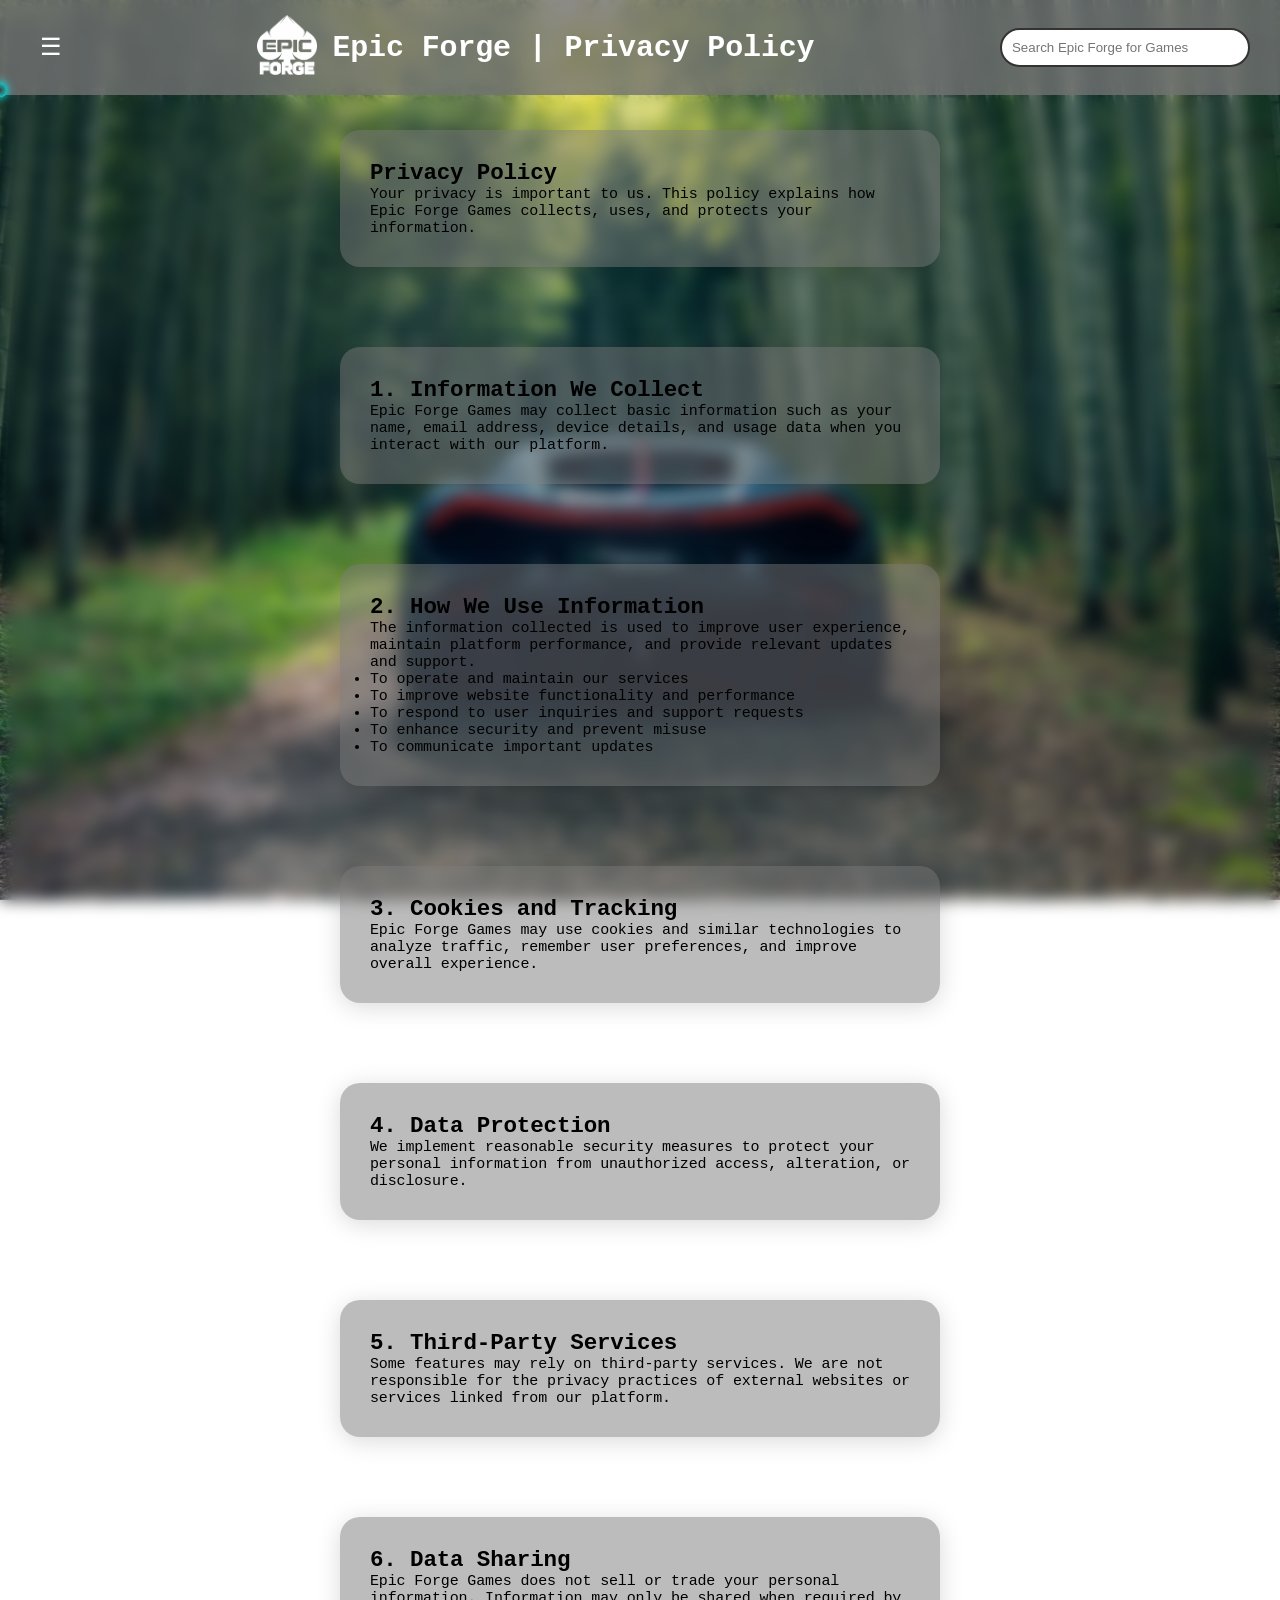
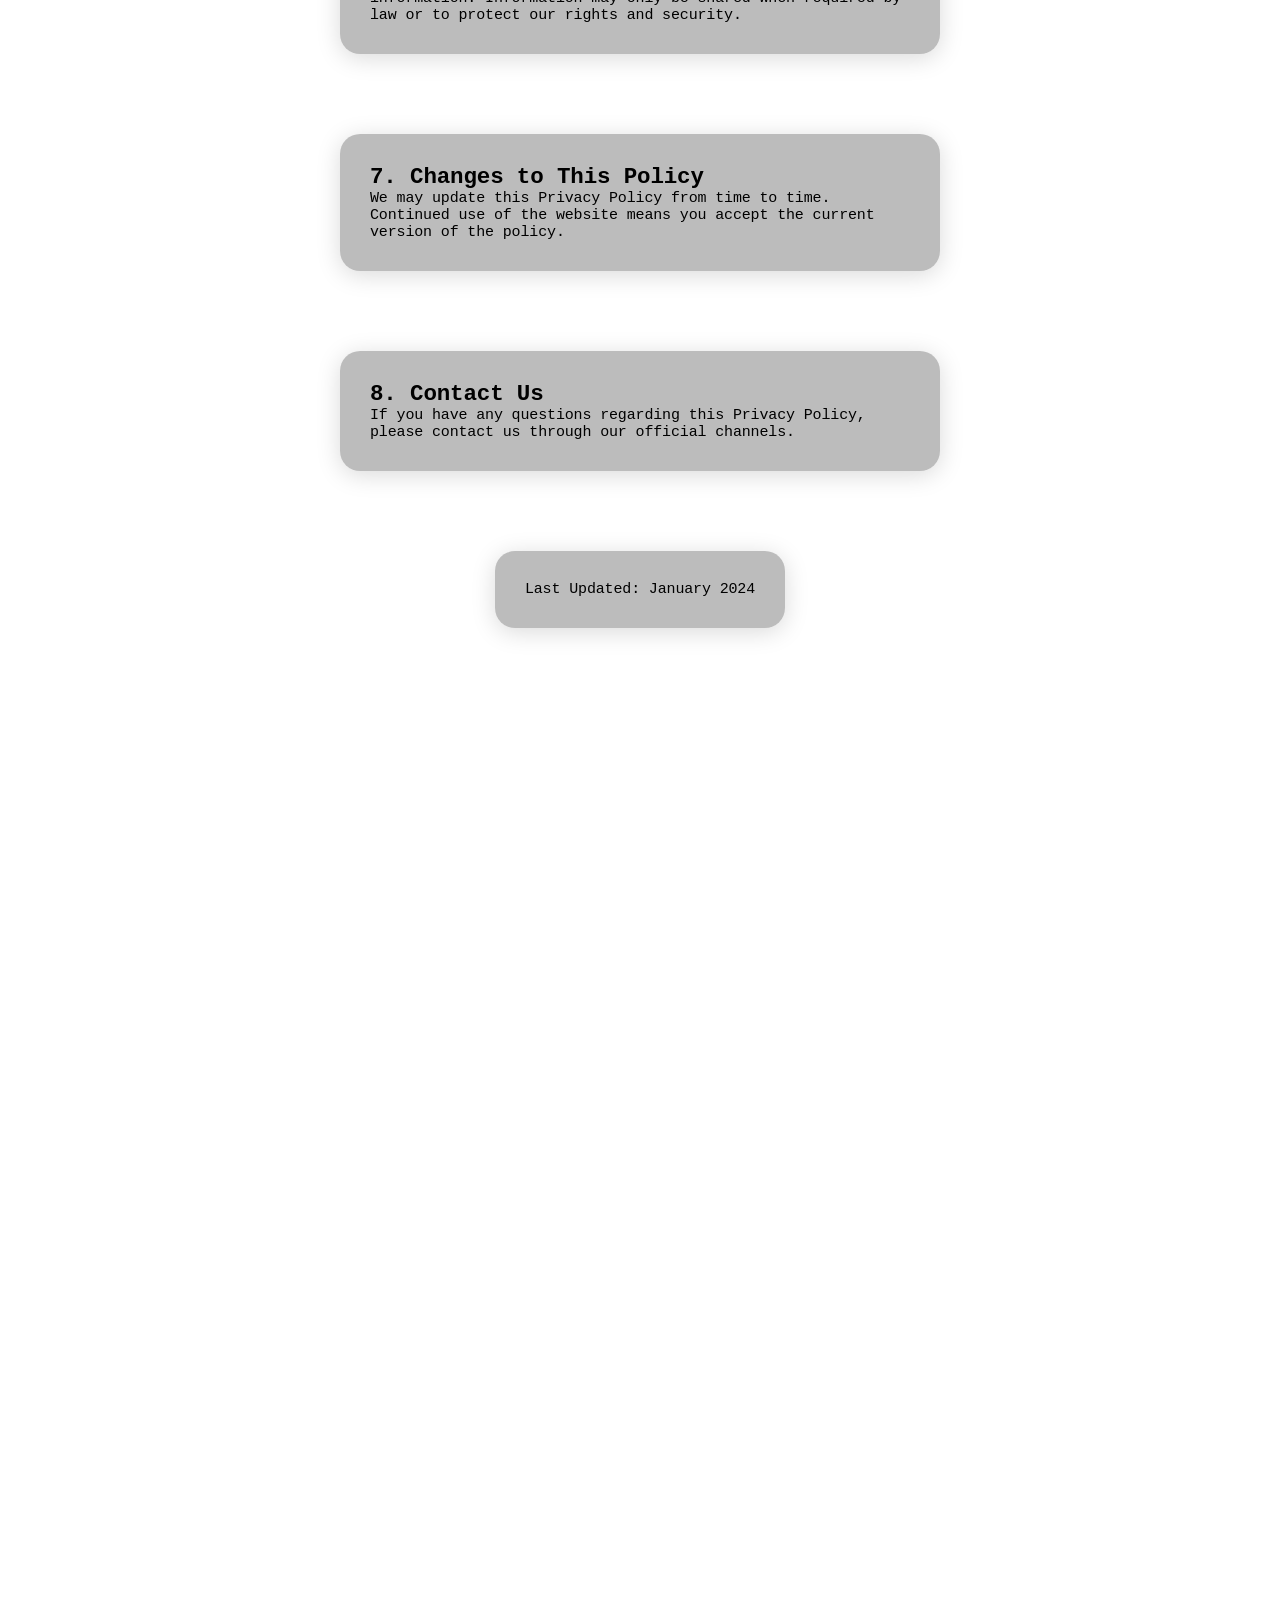
<file: epicforge/pages/privacy_policy.html>
<!DOCTYPE html>
<html lang="en">

<head>
    <meta charset="UTF-8">
    <meta name="viewport" content="width=device-width, initial-scale=1.0">
    <title>Epic Forge | About Us</title>
    <link rel="stylesheet" href="../css/epicforge.css">
    <link rel="stylesheet" href="https://cdnjs.cloudflare.com/ajax/libs/font-awesome/6.4.0/css/all.min.css">
    <link rel="icon" type="image/x-icon" href="../images/epicforge.ico">
</head>

<body>
    <div class="pointer-dot"></div>

    <!-- TOPLINE -->
    <div class="topline">
        <div class="menu-container">
            <div class="menu-icon"></div>
            <div class="menu">
                <h3>About Epic Forge</h3>
                <ul>
                    <li><a href="#">About Us</a></li>
                    <li><a href="#">Careers</a></li>
                    <li><a href="#">Blog</a></li>
                </ul>
            </div>
        </div>

        <div class="topline-title">
            <a href="index.html" target="_self" rel="noopener"><img src="../images/epicforge.png" alt="Epic Forge Logo" class="topline-logo"></a>
            <h1>Epic Forge | Privacy Policy</h1>
        </div>

        <input type="text" id="searchbar" placeholder="Search Epic Forge for Games">

    </div>

<!-- INFO CARDS -->
<div class="info-card">
    <h2>Privacy Policy</h2>
    <p>Your privacy is important to us. This policy explains how Epic Forge Games collects, uses, and protects your information.</p>
</div>

<div class="info-card">
    <h2>1. Information We Collect</h2>
    <p>Epic Forge Games may collect basic information such as your name, email address, device details, and usage data 
       when you interact with our platform.</p>
</div>

<div class="info-card">
    <h2>2. How We Use Information</h2>
    <p>The information collected is used to improve user experience, maintain platform performance, and provide 
       relevant updates and support.</p>
    <ul>
        <li>To operate and maintain our services</li>
        <li>To improve website functionality and performance</li>
        <li>To respond to user inquiries and support requests</li>
        <li>To enhance security and prevent misuse</li>
        <li>To communicate important updates</li>
    </ul>
</div>

<div class="info-card">
    <h2>3. Cookies and Tracking</h2>
    <p>Epic Forge Games may use cookies and similar technologies to analyze traffic, remember user preferences, 
       and improve overall experience.</p>
</div>

<div class="info-card">
    <h2>4. Data Protection</h2>
    <p>We implement reasonable security measures to protect your personal information from unauthorized access, 
       alteration, or disclosure.</p>
</div>

<div class="info-card">
    <h2>5. Third-Party Services</h2>
    <p>Some features may rely on third-party services. We are not responsible for the privacy practices of external 
       websites or services linked from our platform.</p>
</div>

<div class="info-card">
    <h2>6. Data Sharing</h2>
    <p>Epic Forge Games does not sell or trade your personal information. Information may only be shared when required 
       by law or to protect our rights and security.</p>
</div>

<div class="info-card">
    <h2>7. Changes to This Policy</h2>
    <p>We may update this Privacy Policy from time to time. Continued use of the website means you accept the 
       current version of the policy.</p>
</div>

<div class="info-card">
    <h2>8. Contact Us</h2>
    <p>If you have any questions regarding this Privacy Policy, please contact us through our official channels.</p>
</div>

    <div class="info-card">
        <p>Last Updated: January 2024</p>
    </div>

        <!-- SCROLL TOP BUTTON -->
    <button id="scrollTopBtn">&#8679;</button>

    <!-- FOOTER -->
    <section id="footer">
        <div class="footer-container">

            <div class="footer-column">
                <h2>Epic Forge</h2>
                <p>Play games for free. Discover legendary titles. Built for gamers.</p>
            </div>

            <div class="footer-column footer-divider">
                <h4>About Epic Forge</h4>
                <ul>
                    <li><a href="about_us.html">About Us</a></li>
                    <li><a href="careers.html">Careers</a></li>
                    <li><a href="blog.html">Blog</a></li>
                </ul>
            </div>

            <div class="footer-column footer-divider">
                <h4>Support</h4>
                <ul>
                    <li><a href="help_center.html">Help Center</a></li>
                    <li><a href="contact_us.html">Contact Us</a></li>
                    <li><a href="status.html">Status</a></li>
                </ul>
            </div>

            <div class="footer-column footer-divider">
                <h4>Legal</h4>
                <ul>
                    <li><a href="terms_of_use.html">Terms of Use</a></li>
                    <li><a href="privacy_policy.html">Privacy Policy</a></li>
                    <li><a href="cookie_policy.html">Cookie Policy</a></li>
                </ul>
            </div>

            <div class="footer-column">
                <h3>Contact Us</h3>
                <div class="social-icons">
                    <a href="https://www.youtube.com" target="_blank" rel="noopener noreferrer"><i class="fab fa-youtube"></i></a>
                    <a href="https://www.instagram.com" target="_blank" rel="noopener noreferrer"><i class="fab fa-instagram"></i></a>
                    <a href="https://www.facebook.com" target="_blank" rel="noopener noreferrer"><i class="fab fa-facebook"></i></a>
                    <a href="https://x.com" target="_blank" rel="noopener noreferrer">
                        <svg width="24" height="24" viewBox="0 0 24 24" fill="white">
                            <path
                                d="M21.742 21.75l-7.563-11.179 7.056-8.321h-2.456l-5.691 6.714-4.54-6.714H2.359l7.29 10.776L2.25 21.75h2.456l6.035-7.118 4.818 7.118h6.191-.008zM7.739 3.818L18.81 20.182h-2.447L5.29 3.818h2.447z" />
                        </svg>
                    </a>
                    <a href="https://www.tiktok.com" target="_blank" rel="noopener noreferrer"><i class="fab fa-tiktok"></i></a>
                </div>
            </div>

        </div>

        <div class="footer-bottom">
            © 2026 Epic Forge. All rights reserved.
        </div>
    </section>

    <script src="../js/epicforge.js"></script>
</body>

</html>
</file>
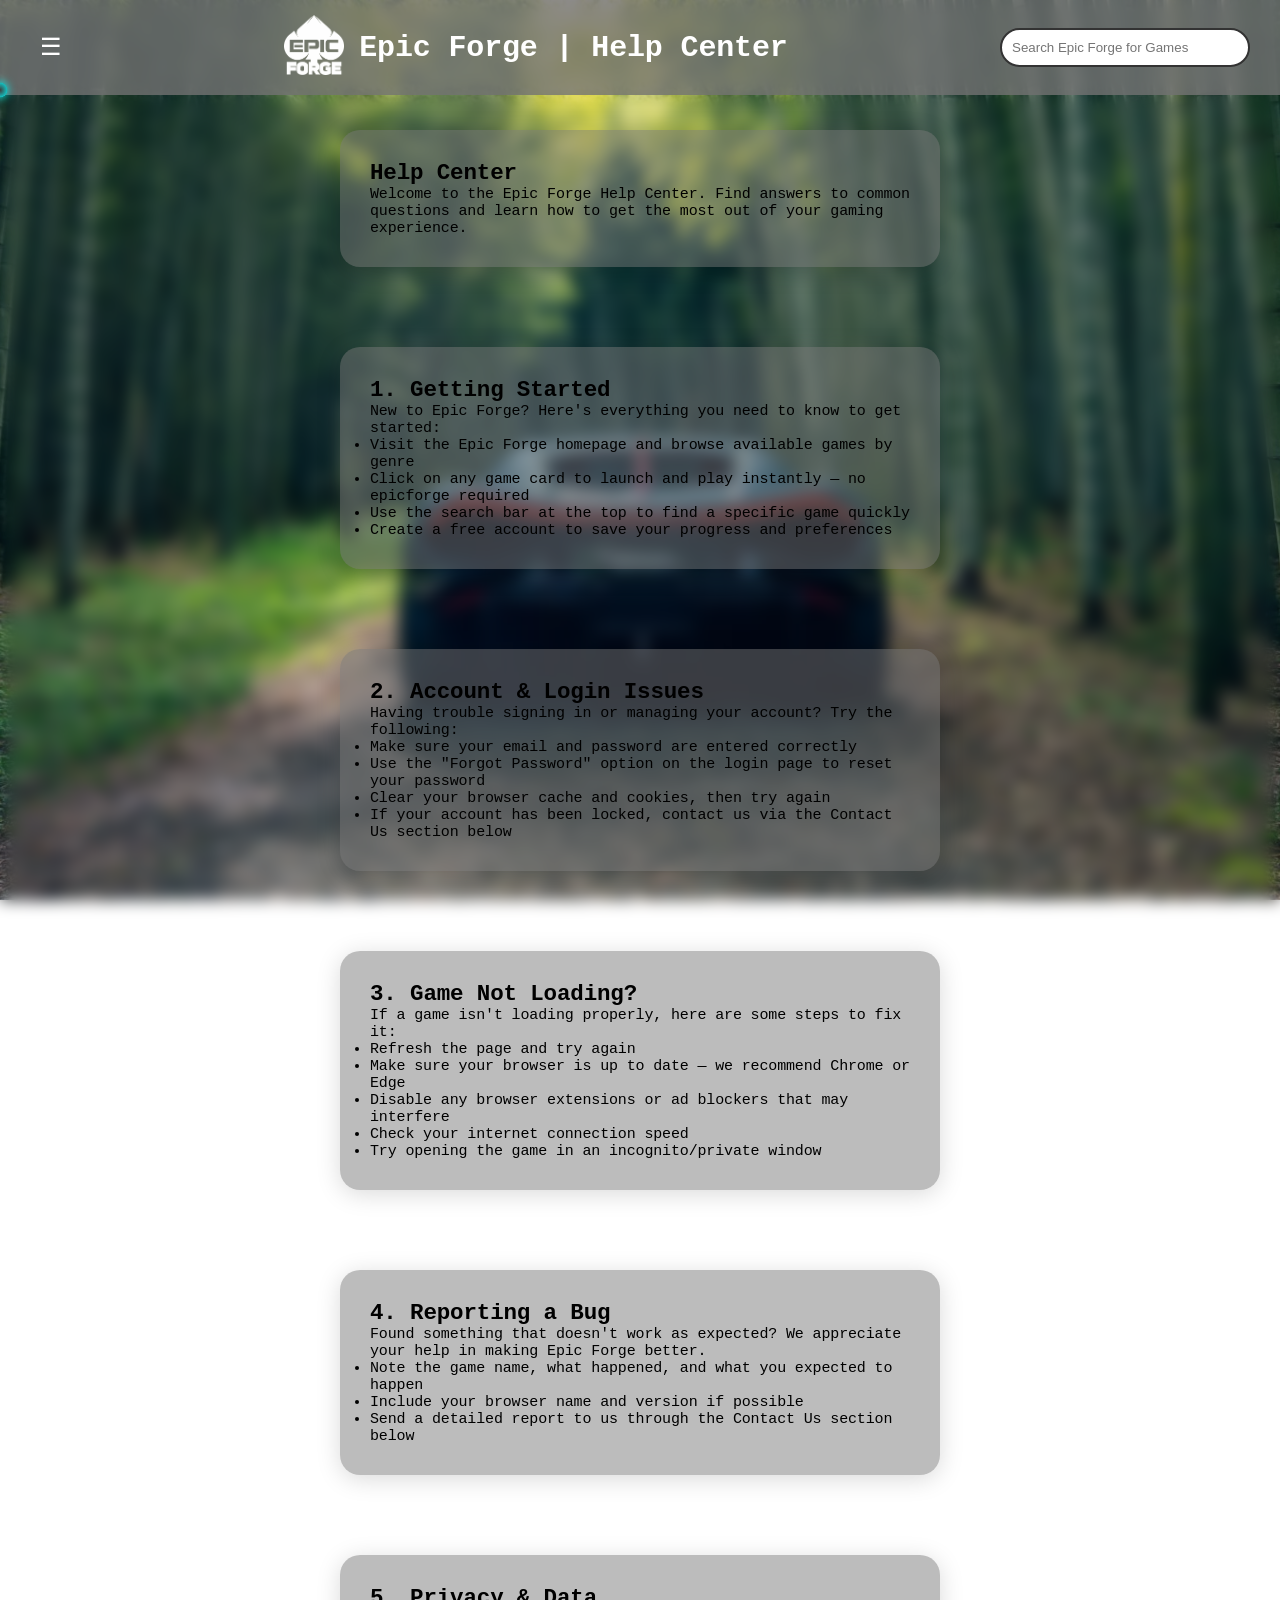
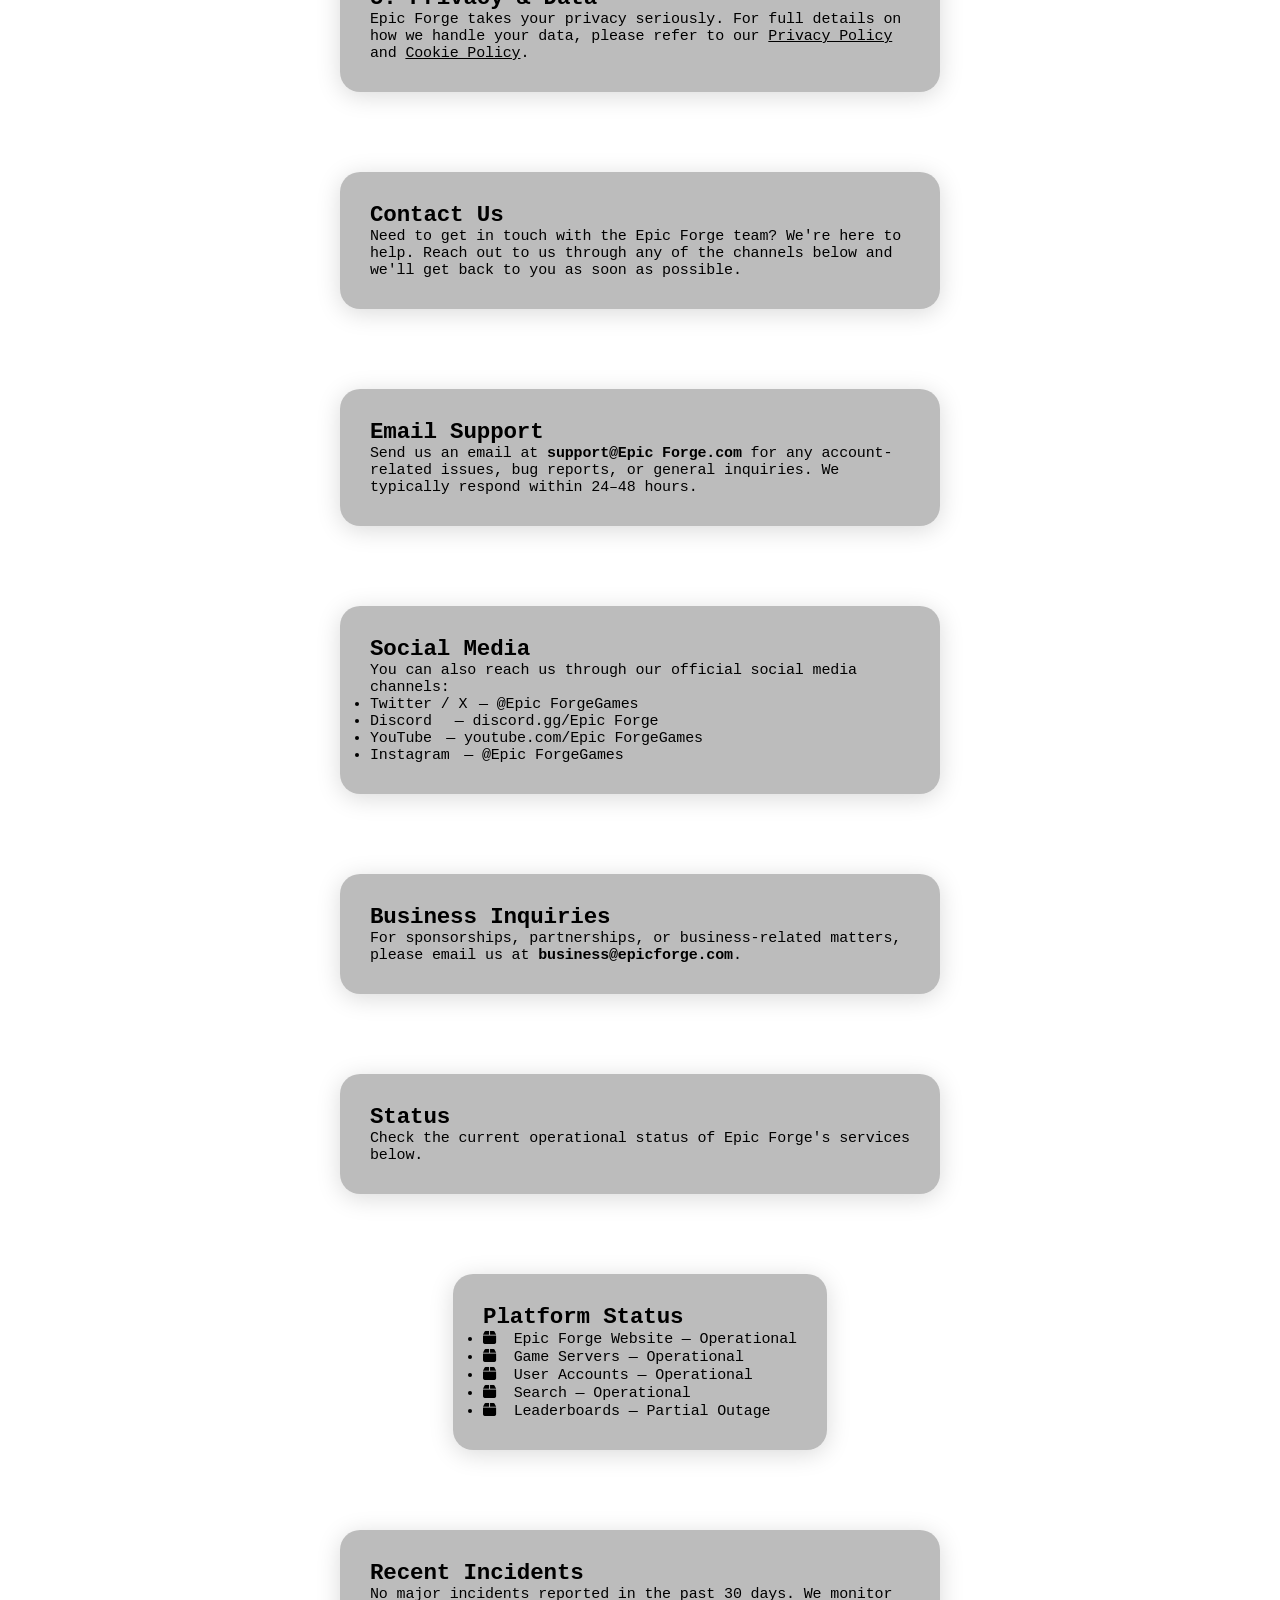
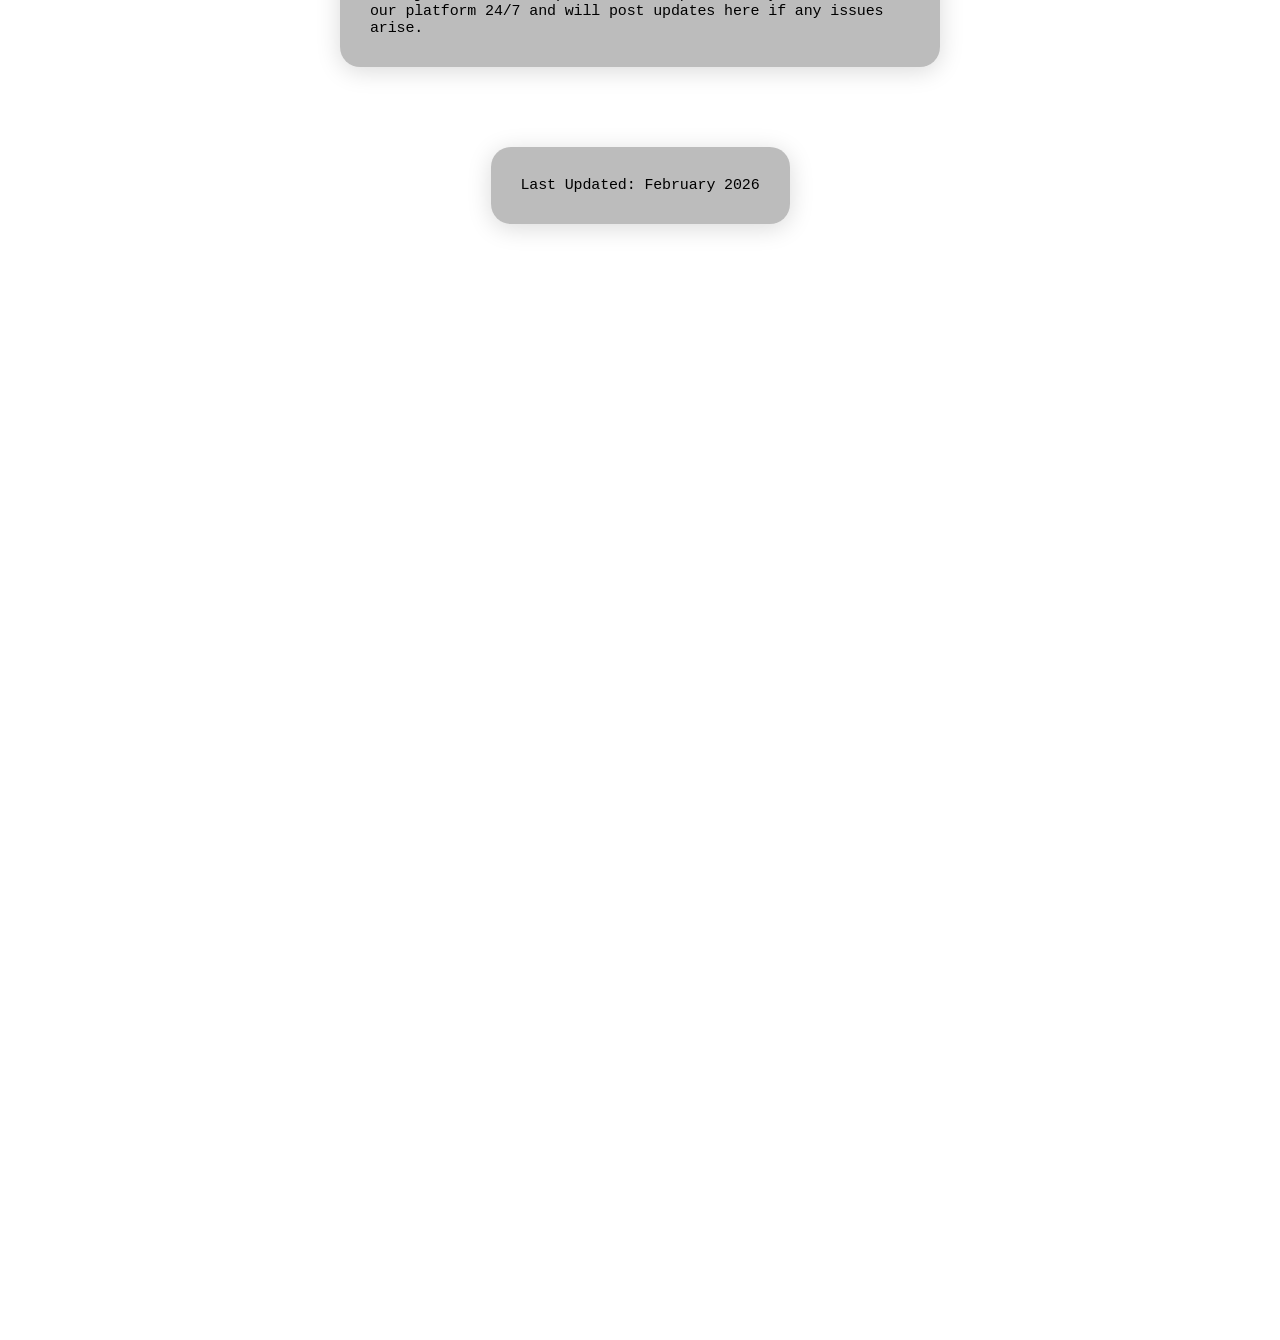
<file: epicforge/pages/support.html>
<!DOCTYPE html>
<html lang="en">

<head>
    <meta charset="UTF-8">
    <meta name="viewport" content="width=device-width, initial-scale=1.0">
    <title>Epic Forge | Help Center</title>
    <link rel="stylesheet" href="../css/epicforge.css">
    <link rel="stylesheet" href="https://cdnjs.cloudflare.com/ajax/libs/font-awesome/6.4.0/css/all.min.css">
    <link rel="icon" type="image/x-icon" href="../images/epicforge.ico">
</head>

<body>
    <div class="pointer-dot"></div>

    <!-- TOPLINE -->
    <div class="topline">
        <div class="menu-container">
            <div class="menu-icon"></div>
            <div class="menu">
    <!-- ===== HELP CENTER SECTION ===== -->
    <section id="help-center">
                <h3>Support</h3>
                <ul>
                    <!-- FIX: Anchor links now jump to each section on this page -->
                    <li><a href="#help-center">Help Center</a></li>
                    <li><a href="#contact-us">Contact Us</a></li>
                    <li><a href="#status">Status</a></li>
                </ul>
            </div>
        </div>

        <div class="topline-title">
            <a href="epicforge_home.html" target="_self" rel="noopener"><img src="../images/epicforge.png" alt="Epic Forge Logo" class="topline-logo"></a>
            <!-- FIX: Corrected title from "Terms of Use" to "Help Center" -->
            <h1>Epic Forge | Help Center</h1>
        </div>

        <input type="text" id="searchbar" placeholder="Search Epic Forge for Games">
    </div>


        <div class="info-card">
            <h2>Help Center</h2>
            <p>Welcome to the Epic Forge Help Center. Find answers to common questions and learn how to get the most out of your gaming experience.</p>
        </div>

        <div class="info-card">
            <h2>1. Getting Started</h2>
            <p>New to Epic Forge? Here's everything you need to know to get started:</p>
            <ul>
                <li>Visit the Epic Forge homepage and browse available games by genre</li>
                <li>Click on any game card to launch and play instantly — no epicforge required</li>
                <li>Use the search bar at the top to find a specific game quickly</li>
                <li>Create a free account to save your progress and preferences</li>
            </ul>
        </div>

        <div class="info-card">
            <h2>2. Account & Login Issues</h2>
            <p>Having trouble signing in or managing your account? Try the following:</p>
            <ul>
                <li>Make sure your email and password are entered correctly</li>
                <li>Use the "Forgot Password" option on the login page to reset your password</li>
                <li>Clear your browser cache and cookies, then try again</li>
                <li>If your account has been locked, contact us via the Contact Us section below</li>
            </ul>
        </div>

        <div class="info-card">
            <h2>3. Game Not Loading?</h2>
            <p>If a game isn't loading properly, here are some steps to fix it:</p>
            <ul>
                <li>Refresh the page and try again</li>
                <li>Make sure your browser is up to date — we recommend Chrome or Edge</li>
                <li>Disable any browser extensions or ad blockers that may interfere</li>
                <li>Check your internet connection speed</li>
                <li>Try opening the game in an incognito/private window</li>
            </ul>
        </div>

        <div class="info-card">
            <h2>4. Reporting a Bug</h2>
            <p>Found something that doesn't work as expected? We appreciate your help in making Epic Forge better.</p>
            <ul>
                <li>Note the game name, what happened, and what you expected to happen</li>
                <li>Include your browser name and version if possible</li>
                <li>Send a detailed report to us through the Contact Us section below</li>
            </ul>
        </div>

    <!-- ===== CONTACT US SECTION ===== -->
    <section id="contact-us">
        
        <div class="info-card">

            <h2>5. Privacy & Data</h2>
            <p>Epic Forge takes your privacy seriously. For full details on how we handle your data, please refer to our <a href="privacy_policy.html" style="color: inherit;">Privacy Policy</a> and <a href="cookie_policy.html" style="color: inherit;">Cookie Policy</a>.</p>
        </div>

    </section>

        <div class="info-card">
            <h2>Contact Us</h2>
            <p>Need to get in touch with the Epic Forge team? We're here to help. Reach out to us through any of the channels below and we'll get back to you as soon as possible.</p>
        </div>

        <div class="info-card">
            <h2>Email Support</h2>
            <p>Send us an email at <strong>support@Epic Forge.com</strong> for any account-related issues, bug reports, or general inquiries. We typically respond within 24–48 hours.</p>
        </div>

        <div class="info-card">
            <h2>Social Media</h2>
            <p>You can also reach us through our official social media channels:</p>
            <ul>
                <li>Twitter / X&thinsp;  — @Epic ForgeGames</li>
                <li>Discord&thinsp;&thinsp;&thinsp;&thinsp;&thinsp;&thinsp;&thinsp;&thinsp;— discord.gg/Epic Forge</li>
                <li>YouTube&thinsp;&thinsp;&thinsp;&thinsp;&thinsp;— youtube.com/Epic ForgeGames</li>
                <li>Instagram&thinsp;&thinsp; — @Epic ForgeGames</li>
            </ul>
        </div>

    <!-- ===== STATUS SECTION ===== -->
    <section id="status">

        <div class="info-card">
            <h2>Business Inquiries</h2>
            <p>For sponsorships, partnerships, or business-related matters, please email us at <strong>business@epicforge.com</strong>.</p>
        </div>

    </section>



        <div class="info-card">
            <h2>Status</h2>
            <p>Check the current operational status of Epic Forge's services below.</p>
        </div>

        <div class="info-card">
            <h2>Platform Status</h2>
            <ul>
                <li><i class="fa fa-box"></i> &nbsp;Epic Forge Website — Operational</li>
                <li><i class="fa fa-box"></i> &nbsp;Game Servers — Operational</li>
                <li><i class="fa fa-box"></i> &nbsp;User Accounts — Operational</li>
                <li><i class="fa fa-box"></i> &nbsp;Search — Operational</li>
                <li><i class="fa fa-box"></i> &nbsp;Leaderboards — Partial Outage</li>
            </ul>
        </div>

        <div class="info-card">
            <h2>Recent Incidents</h2>
            <p>No major incidents reported in the past 30 days. We monitor our platform 24/7 and will post updates here if any issues arise.</p>
        </div>

        <div class="info-card">
            <p>Last Updated: February 2026</p>
        </div>

    </section>

    <!-- SCROLL TOP BUTTON -->
    <button id="scrollTopBtn">&#8679;</button>

    <!-- FOOTER -->
    <section id="footer">
        <div class="footer-container">

            <div class="footer-column">
                <h2>Epic Forge</h2>
                <p>Play games for free. Discover legendary titles. Built for gamers.</p>
            </div>

            <div class="footer-column footer-divider">
                <h4>About Epic Forge</h4>
                <ul>
                    <li><a href="about_us.html">About Us</a></li>
                    <li><a href="careers.html">Careers</a></li>
                    <li><a href="blog.html">Blog</a></li>
                </ul>
            </div>

            <div class="footer-column footer-divider">
                <h4>Support</h4>
                <ul>
                    <li><a href="support.html#help-center">Help Center</a></li>
                    <li><a href="support.html#contact-us">Contact Us</a></li>
                    <li><a href="support.html#status">Status</a></li>
                </ul>
            </div>

            <div class="footer-column footer-divider">
                <h4>Legal</h4>
                <ul>
                    <li><a href="terms_of_use.html">Terms of Use</a></li>
                    <li><a href="privacy_policy.html">Privacy Policy</a></li>
                    <li><a href="cookie-policy.html">Cookie Policy</a></li>
                </ul>
            </div>

            <div class="footer-column">
                <h3>Contact Us</h3>
                <div class="social-icons">
                    <a href="https://www.youtube.com" target="_blank" rel="noopener noreferrer"><i class="fab fa-youtube"></i></a>
                    <a href="https://www.instagram.com" target="_blank" rel="noopener noreferrer"><i class="fab fa-instagram"></i></a>
                    <a href="https://www.facebook.com" target="_blank" rel="noopener noreferrer"><i class="fab fa-facebook"></i></a>
                    <a href="https://x.com" target="_blank" rel="noopener noreferrer">
                        <svg width="24" height="24" viewBox="0 0 24 24" fill="white">
                            <path d="M21.742 21.75l-7.563-11.179 7.056-8.321h-2.456l-5.691 6.714-4.54-6.714H2.359l7.29 10.776L2.25 21.75h2.456l6.035-7.118 4.818 7.118h6.191-.008zM7.739 3.818L18.81 20.182h-2.447L5.29 3.818h2.447z" />
                        </svg>
                    </a>
                    <a href="https://www.tiktok.com" target="_blank" rel="noopener noreferrer"><i class="fab fa-tiktok"></i></a>
                </div>
            </div>

        </div>

        <div class="footer-bottom">
            © 2026 Epic Forge. All rights reserved.
        </div>
    </section>

    <script src="../js/epicforge.js"></script>
</body>

</html>
</file>
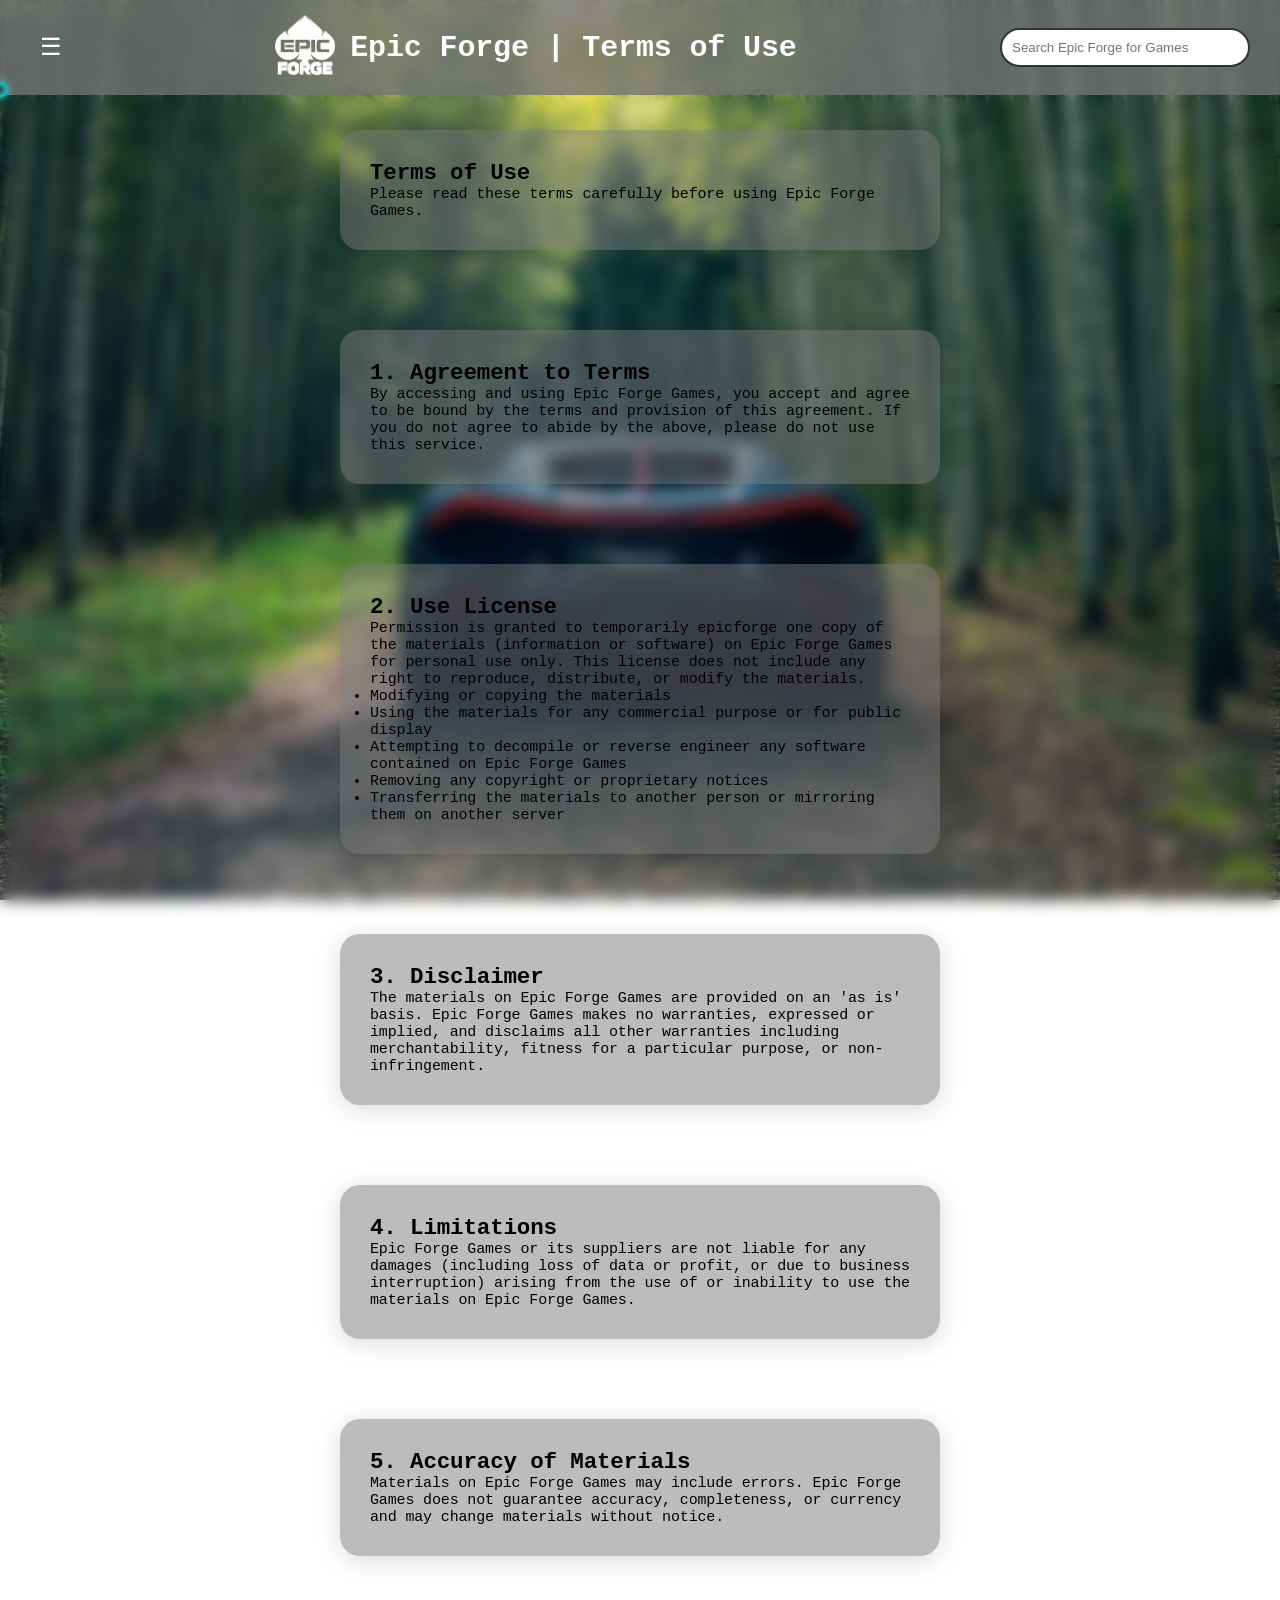
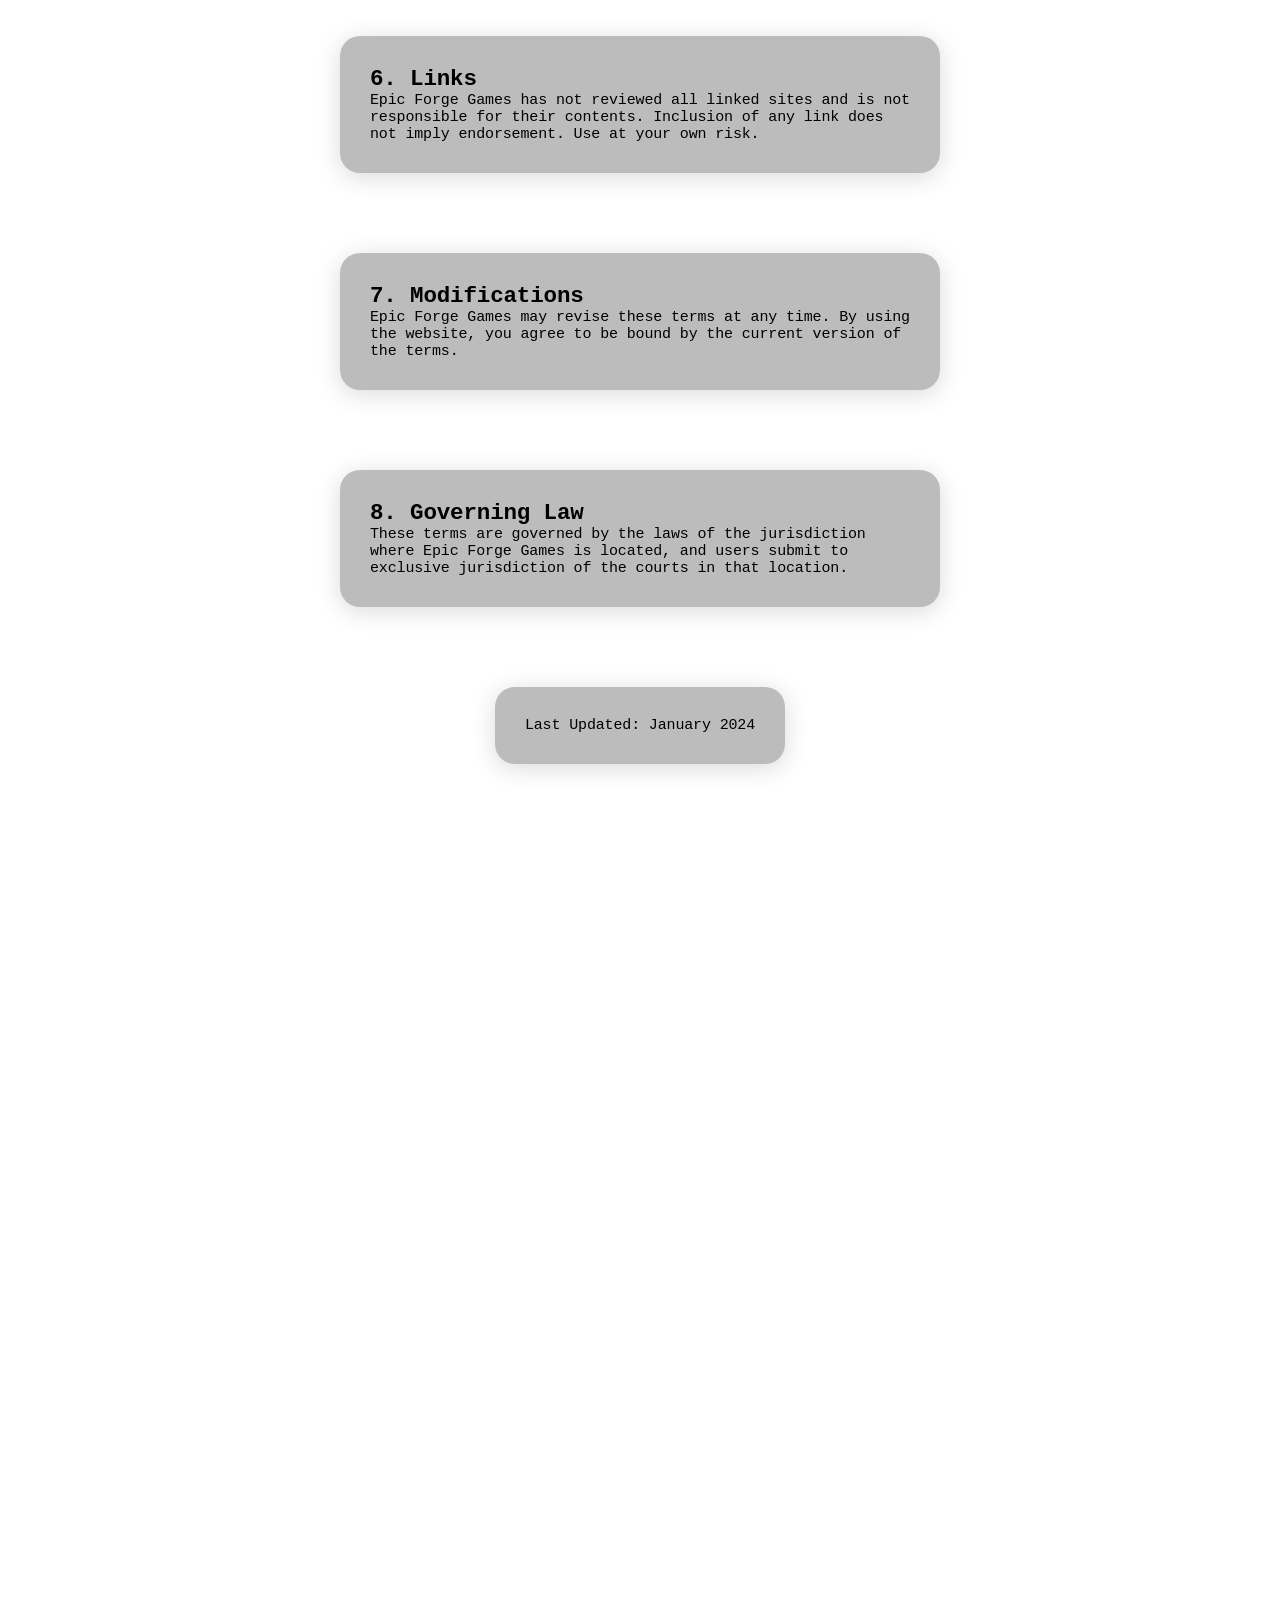
<file: epicforge/pages/terms_of_use.html>
<!DOCTYPE html>
<html lang="en">

<head>
    <meta charset="UTF-8">
    <meta name="viewport" content="width=device-width, initial-scale=1.0">
    <title>Epic Forge | Terms of Use</title>
    <link rel="stylesheet" href="../css/epicforge.css">
    <link rel="stylesheet" href="https://cdnjs.cloudflare.com/ajax/libs/font-awesome/6.4.0/css/all.min.css">
    <link rel="icon" type="image/x-icon" href="../images/epicforge.ico">
</head>

<body>
    <div class="pointer-dot"></div>

    <!-- TOPLINE -->
    <div class="topline">
        <div class="menu-container">
            <div class="menu-icon"></div>
            <div class="menu">
                <h3>Legal Notes</h3>
                <ul>
                    <li><a href="#">Terms of Use</a></li>
                    <li><a href="#">Privacy Policy</a></li>
                    <li><a href="#">Cookie Policy</a></li>
                </ul>
            </div>
        </div>

        <div class="topline-title">
            <a href="index.html" target="_self" rel="noopener"><img src="../images/epicforge.png" alt="Epic Forge Logo" class="topline-logo"></a>
            <h1>Epic Forge | Terms of Use</h1>
        </div>

        <input type="text" id="searchbar" placeholder="Search Epic Forge for Games">
    </div>

    <!-- INFO CARDS -->
    <div class="info-card">
        <h2>Terms of Use</h2>
        <p>Please read these terms carefully before using Epic Forge Games.</p>
    </div>

    <div class="info-card">
        <h2>1. Agreement to Terms</h2>
        <p>By accessing and using Epic Forge Games, you accept and agree to be bound by the terms and provision of this
            agreement. If you do not agree to abide by the above, please do not use this service.</p>
    </div>

    <div class="info-card">
        <h2>2. Use License</h2>
        <p>Permission is granted to temporarily epicforge one copy of the materials (information or software) on Epic Forge
            Games for personal use only. This license does not include any right to reproduce, distribute, or modify the
            materials.</p>
        <ul>
            <li>Modifying or copying the materials</li>
            <li>Using the materials for any commercial purpose or for public display</li>
            <li>Attempting to decompile or reverse engineer any software contained on Epic Forge Games</li>
            <li>Removing any copyright or proprietary notices</li>
            <li>Transferring the materials to another person or mirroring them on another server</li>
        </ul>
    </div>

    <div class="info-card">
        <h2>3. Disclaimer</h2>
        <p>The materials on Epic Forge Games are provided on an 'as is' basis. Epic Forge Games makes no warranties, expressed
            or implied, and disclaims all other warranties including merchantability, fitness for a particular purpose, or
            non-infringement.</p>
    </div>

    <div class="info-card">
        <h2>4. Limitations</h2>
        <p>Epic Forge Games or its suppliers are not liable for any damages (including loss of data or profit, or due to
            business interruption) arising from the use of or inability to use the materials on Epic Forge Games.</p>
    </div>

    <div class="info-card">
        <h2>5. Accuracy of Materials</h2>
        <p>Materials on Epic Forge Games may include errors. Epic Forge Games does not guarantee accuracy, completeness, or
            currency and may change materials without notice.</p>
    </div>

    <div class="info-card">
        <h2>6. Links</h2>
        <p>Epic Forge Games has not reviewed all linked sites and is not responsible for their contents. Inclusion of any link
            does not imply endorsement. Use at your own risk.</p>
    </div>

    <div class="info-card">
        <h2>7. Modifications</h2>
        <p>Epic Forge Games may revise these terms at any time. By using the website, you agree to be bound by the current
            version of the terms.</p>
    </div>

    <div class="info-card">
        <h2>8. Governing Law</h2>
        <p>These terms are governed by the laws of the jurisdiction where Epic Forge Games is located, and users submit to
            exclusive jurisdiction of the courts in that location.</p>
    </div>

    <div class="info-card">
        <p>Last Updated: January 2024</p>
    </div>

        <!-- SCROLL TOP BUTTON -->
    <button id="scrollTopBtn">&#8679;</button>

    <!-- FOOTER -->
    <section id="footer">
        <div class="footer-container">

            <div class="footer-column">
                <h2>Epic Forge</h2>
                <p>Play games for free. Discover legendary titles. Built for gamers.</p>
            </div>

            <div class="footer-column footer-divider">
                <h4>About Epic Forge</h4>
                <ul>
                    <li><a href="About Us.html">About Us</a></li>
                    <li><a href="Careers.html">Careers</a></li>
                    <li><a href="Blog.html">Blog</a></li>
                </ul>
            </div>

            <div class="footer-column footer-divider">
                <h4>Support</h4>
                <ul>
                    <li><a href="Help Center.html">Help Center</a></li>
                    <li><a href="Contact Us.html">Contact Us</a></li>
                    <li><a href="Status.html">Status</a></li>
                </ul>
            </div>

            <div class="footer-column footer-divider">
                <h4>Legal</h4>
                <ul>
                    <li><a href="terms_of_use.html">Terms of Use</a></li>
                    <li><a href="privacy_policy.html">Privacy Policy</a></li>
                    <li><a href="cookie_policy.html">Cookie Policy</a></li>
                </ul>
            </div>

            <div class="footer-column">
                <h3>Contact Us</h3>
                <div class="social-icons">
                    <a href="https://www.youtube.com" target="_blank" rel="noopener noreferrer"><i class="fab fa-youtube"></i></a>
                    <a href="https://www.instagram.com" target="_blank" rel="noopener noreferrer"><i class="fab fa-instagram"></i></a>
                    <a href="https://www.facebook.com" target="_blank" rel="noopener noreferrer"><i class="fab fa-facebook"></i></a>
                    <a href="https://x.com" target="_blank" rel="noopener noreferrer">
                        <svg width="24" height="24" viewBox="0 0 24 24" fill="white">
                            <path d="M21.742 21.75l-7.563-11.179 7.056-8.321h-2.456l-5.691 6.714-4.54-6.714H2.359l7.29 10.776L2.25 21.75h2.456l6.035-7.118 4.818 7.118h6.191-.008zM7.739 3.818L18.81 20.182h-2.447L5.29 3.818h2.447z" />
                        </svg>
                    </a>
                    <a href="https://www.tiktok.com" target="_blank" rel="noopener noreferrer"><i class="fab fa-tiktok"></i></a>
                </div>
            </div>

        </div>

        <div class="footer-bottom">
            © 2026 Epic Forge. All rights reserved.
        </div>
    </section>

    <script src="../js/epicforge.js"></script>
</body>

</html>
</file>
<file: epicforge/css/epicforge.css>
/* ================= Global ================= */
* {
    margin: 0;
    padding: 0;
    box-sizing: border-box;
    cursor: red; /* Hide default mouse pointer */
    cursor: none;
    scroll-margin-block: 0;
    
}

@font-face {
  font-family: 'SamsungOne';
  src: url('/fonts/SamsungOne-Regular.woff2') format('woff2'),
       url('/fonts/SamsungOne-Regular.woff') format('woff');
  font-weight: normal;
  font-style: normal;
}



/* Water droplet splash effect */
.water-droplet {
    position: absolute;
    width: 10px;
    height: 10px;
    background: radial-gradient(circle at 30% 30%, #00ffff, #00ffff);
    border-radius: 50%;
    box-shadow: 0 0 4px #606060, inset -1px -1px 2px #464646;
    pointer-events: none;
    z-index: 999;
    filter: drop-shadow(0 2px 4px rgba(0, 0, 0, 0.3));
}

/* Pointer dot */
.pointer-dot {
    position: absolute;
    width: 15px;
    height: 15px;
    background: radial-gradient(circle at 50% 50%, #3d3d3d, #00ffff);
    border-radius: 50%;
    box-shadow: 0 0 10px #00ffff, inset 0px 0px 0 #343434;
    pointer-events: none;
    z-index: 998;
    transform: translate(-50%, -50%);
    opacity: 1;
    transition: opacity 0.3s ease;
}

body {
    /*font-family: 'Segoe UI', Tahoma, Geneva, Verdana, sans-serif;*/
    
    font-family: 'Segoe UI', Tahoma, Geneva, Verdana, sans-serif;
    letter-spacing: -0.01em;
    font-weight: 400;
    font-size: 15px;
    background-image: url("../images/background_home.raw");
    background-color: rgb(255, 255, 255);
    background-size: cover;
    background-position: center;
    background-attachment: fixed;
    display: flex;
    flex-direction: column;
    padding-top: 90px;
    content: add;
    /* hide default mouse pointer */
}

body::before {
    content: '';
    position: fixed;
    width: 100%;
    height: 100%;
    -webkit-backdrop-filter: blur(8px);
    backdrop-filter: blur(8px);
    background-color: rgba(255, 255, 255, 0);
    z-index: -1;
}

/* ================= TOPLINE ================= */
.topline {
    background-color: rgba(115, 115, 115, 0.803);
    color: white;
    display: flex;
    justify-content: space-between;
    align-items: center;
    padding: 15px 30px;
    width: 100%;
    position: fixed;
    top: 0;
    z-index: 10;
    font-family: monospace;
    -webkit-backdrop-filter: blur(8px);
    backdrop-filter: blur(8px);
}

.topline-title {
    display: flex;
    align-items: center;
    gap: 15px;
}

.topline-logo {
    width: 60px;
    height: 60px;
    object-fit: contain;
    filter: grayscale(100%) brightness(0%) invert(100%);
}

/* ================= MENU ================= */
.menu-container {
    position: relative;
    display: inline-block;
    font-family: monospace;
}

.menu-icon {
    font-size: 24px;
    cursor: pointer;
    padding: 10px;
    color: white;
    transition: transform 0.3s ease;
}

.menu-icon::after {
    content: '☰';
}

.menu-container:hover .menu-icon::after {
    content: '✖';
}

.menu-container:hover .menu-icon {
    transform: rotate(180deg);
}

.menu-container:hover .menu {
    display: block;
}

.menu {
    display: none;
    color: white;
    background-color: rgb(30, 30, 30);
    border-radius: 20px;
    position: absolute;
    padding: 20px;
    min-width: 250px;
    max-height: 400px;
    overflow-y: auto;
    scrollbar-width: thin;
    scrollbar-color: rgba(255, 255, 255, 0.5) transparent;
}

.menu ul {
    list-style-type: none;
    padding: 0;
}

/* FIX: Removed invalid align-items: right — valid values are flex-start, center, flex-end, etc. */
.menu li {
    padding: 10px 0;
    display: flex;
    align-items: center;
    gap: 10px;
}

/* FIX: Consolidated duplicate menu link rules into one clean rule */
.menu a {
    display: flex;
    align-items: center;
    gap: 10px;
    color: rgba(86, 86, 86, 0.574);
    text-decoration: none;
    padding: 5px 0;
}

/* FIX: Consolidated duplicate menu image rules into one clean rule */
.menu a img.menu-img {
    width: 60px;
    height: 60px;
    object-fit: cover;
    border-radius: 8px;
}

.menu a:hover {
    transform: scale(1.15);
    color: rgba(45, 255, 76, 0.574);
    transition: transform 0.2s ease, color 0.3s ease;
}

/* Scrollbar styling for Chrome, Edge, Safari */
.menu::-webkit-scrollbar {
    width: 8px;
}

.menu::-webkit-scrollbar-track {
    background: transparent;
}

.menu::-webkit-scrollbar-thumb {
    background-color: rgba(255, 255, 255, 0.5);
    border-radius: 4px;
}

/* ================= SEARCH ================= */
#searchbar {
    padding: 10px;
    border-radius: 25px;
    border: 2px solid #333;
    outline: none;
    width: 250px;
}

/* ================= INFO CARDS ================= */
.info-card {
    background: rgba(117, 117, 117, 0.488);
    border-radius: 20px;
    box-shadow: 0 4px 24px rgba(0, 0, 0, 0.15);
    padding: 30px;
    max-width: 600px;
    margin: 40px auto;
    font-family: monospace;
    font-size: 500;
}

.info-card-row {
    display: flex;
    justify-content: center;
    gap: 60px;
    margin: 40px auto;
    max-width: 1200px;
    flex-wrap: wrap;
    font-size: 18px;
}

.image-card {
    transition: transform 0.3s ease;
    background-color: rgba(105, 105, 105, 0.664);
    text-decoration: none;
    width: 250px;
    border-radius: 15px;
    align-items: center;
    text-align: center;
    height: 200px;
    box-shadow: rgb(0, 0, 0);
    font-family: monospace;
}

.image-card img {
    width: 90%;
    height: 145px;
    object-fit: cover;
    border-radius: 15px;
    transition: transform 0.3s ease;
    box-shadow: inset 0 0 60px 40px rgba(0, 0, 0, 0.3);
    margin-top: 10px;
}

.image-card:hover {
    transform: scale(1.15);
}

.image-card:hover img {
    transform: scale(1.05);
}

/* Remove default link styling inside game cards */
.image-card a {
    text-decoration: none;
    color: inherit;
    display: block;
}

/* ================= SCROLL BUTTON ================= */
#scrollTopBtn {
    position: fixed;
    right: 30px;
    bottom: 40px;
    background: rgb(34, 34, 34);
    color: white;
    border: none;
    border-radius: 50%;
    width: 48px;
    height: 48px;
    font-size: 24px;
    cursor: pointer;
    display: none;
    z-index: 100;
    box-shadow: 0 8px 16px rgba(0, 0, 0, 0.4), 0 4px 8px rgba(0, 0, 0, 0.3);
    transition: transform 0.2s ease, background 0.3s ease, box-shadow 0.3s ease;
}

#scrollTopBtn:hover {
    background: rgb(60, 107, 73);
    transform: translateY(-3px);
    box-shadow: 0 12px 24px rgba(0, 0, 0, 0.5), 0 6px 12px rgba(0, 0, 0, 0.608);
}

/* ================= FOOTER ================= */
#footer {
    position: relative;
    color: white;
    width: 100%;
    height: 100vh;
    min-height: fit-content;
    padding: 0 40px 60px;
    text-align: center;
    -webkit-backdrop-filter: blur(80px);
    backdrop-filter: blur(80px);
    background: rgba(0, 0, 0, 0);
    display: flex;
    flex-direction: column;
    justify-content: flex-end;
    align-items: center;
    margin-top: 100px;
    border-radius: 10px;
}

.footer-container {
    display: flex;
    justify-content: space-around;
    flex-wrap: wrap;
    gap: 40px;
    width: 100%;
    max-width: 1200px;
    margin-bottom: 40px;
}

.footer-column {
    flex: 1 1 180px;
    text-align: center;
    font-family: monospace, sans-serif;
}

/* Vertical divider — separates the branding column from the menu columns */
.footer-column.footer-divider {
    border-left: 1px solid rgba(255, 255, 255, 0.682);
    padding-left: 40px;
}

/* Push Contact Us column to the far right */
.footer-column.footer-right {
    margin-left: auto;
    text-align: right;
}

.footer-column h2,
.footer-column h3 {
    margin-bottom: 20px;
}

.footer-column h4 {
    font-size: 15px;
    font-weight: 700;
    letter-spacing: 1px;
    text-transform: uppercase;
    margin-bottom: 16px;
    color: rgba(255, 255, 255, 0.6);
}

.footer-column ul {
    list-style: none;
    padding: 0;
}

.footer-column ul li {
    margin-bottom: 10px;
}

.footer-column ul li a {
    color: white;
    text-decoration: none;
    font-size: 15px;
    transition: color 0.2s ease;
}

.footer-column ul li a:hover {
    color: rgba(45, 255, 76, 0.8);
}

.social-links {
    display: flex;
    flex-direction: column;
    gap: 10px;
}

.social-link {
    color: white;
    text-decoration: none;
    font-size: 15px;
    transition: color 0.2s ease;
}

.social-link:hover {
    color: rgba(45, 255, 76, 0.8);
}

.footer-bottom {
    text-align: center;
    font-family:'Segoe UI', Tahoma, Geneva, Verdana, sans-serif;
    font-size: 14px;
    color: rgba(255, 255, 255, 0.5);
    border-top: 1px solid rgba(255, 255, 255, 0.15);
    padding-top: 20px;
    margin-top: 20px;
    width: 100%;
    max-width: 1200px;
    text-decoration: none;
    font-family: monospace;
}

/* ================= SOCIAL ICONS ================= */
.social-icons {
    display: flex;
    justify-content: center;
    gap: 20px;
    margin-top: 20px;
}

.social-icons a {
    display: inline-flex;
    align-items: center;
    justify-content: center;
    width: 50px;
    height: 50px;
    background: rgba(255, 255, 255, 0.1);
    border-radius: 50%;
    border: 2px solid rgba(255, 255, 255, 0.3);
    transition: all 0.3s ease;
    text-decoration: none;
}

.social-icons a:hover {
    background: rgba(255, 255, 255, 0.2);
    transform: scale(1.15);
    border-color: rgba(255, 255, 255, 0.6);
}

.social-icons a i {
    font-size: 24px;
    color: white;
}

/* ================= RESPONSIVE ================= */
@media (max-width: 900px) {
    .info-card-row {
        flex-direction: column;
        align-items: center;
    }

    .image-card {
        width: 90%;
    }

    .footer-container {
        flex-direction: column;
        align-items: center;
    }

    /* Remove vertical dividers on small screens — they don't make sense in a column layout */
    .footer-column.footer-divider {
        border-left: none;
        padding-left: 0;
        border-top: 1px solid rgba(255, 255, 255, 0.682);
        padding-top: 20px;
        width: 100%;
        text-align: center;
    }

    /* Reset the right-push on Contact Us so it stays centered */
    .footer-column.footer-right {
        margin-left: 0;
        text-align: center;
    }

    /* Center all footer columns on small screens */
    .footer-column {
        text-align: center;
        width: 100%;
    }

    /* Center social icons on small screens */
    .social-icons {
        justify-content: center;
    }

    /* On small screens, center content vertically instead of pinning to bottom */
    #footer {
        justify-content: center;
        padding: 60px 20px;
    }
}
</file>
